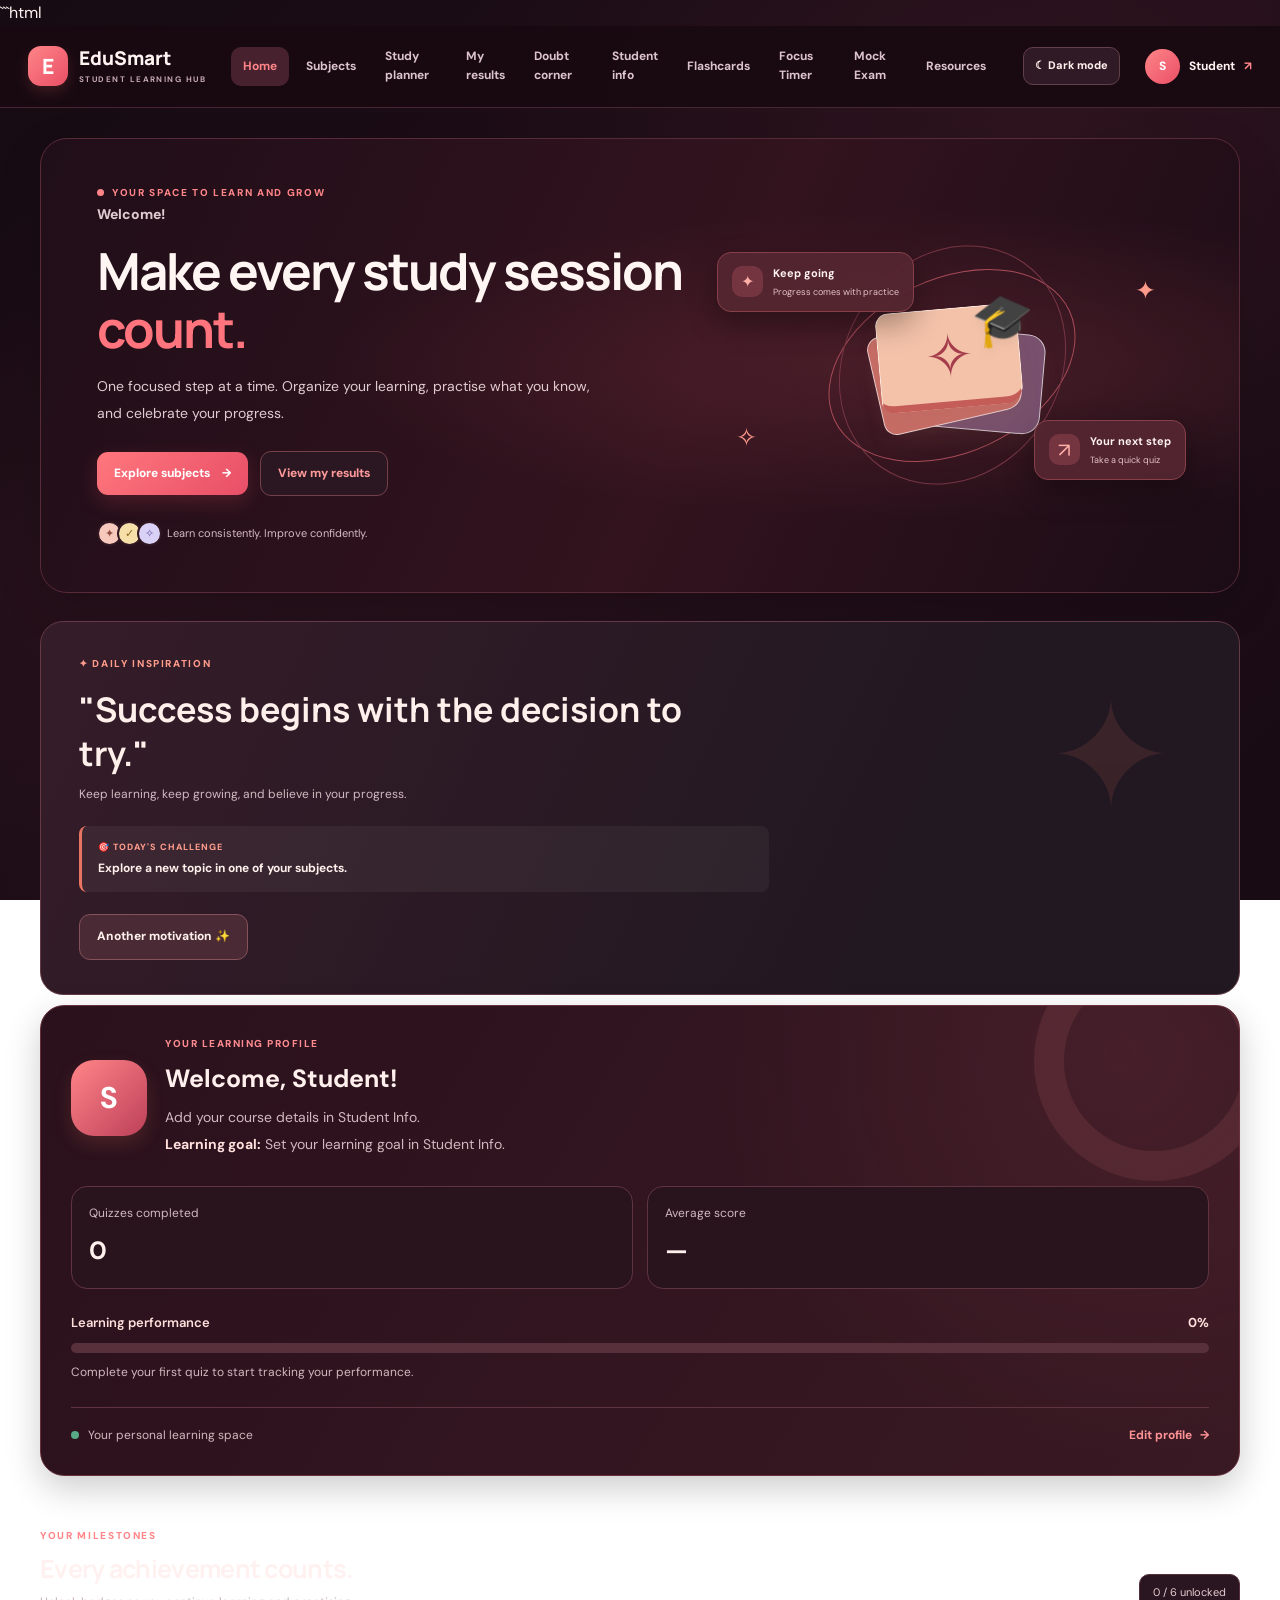
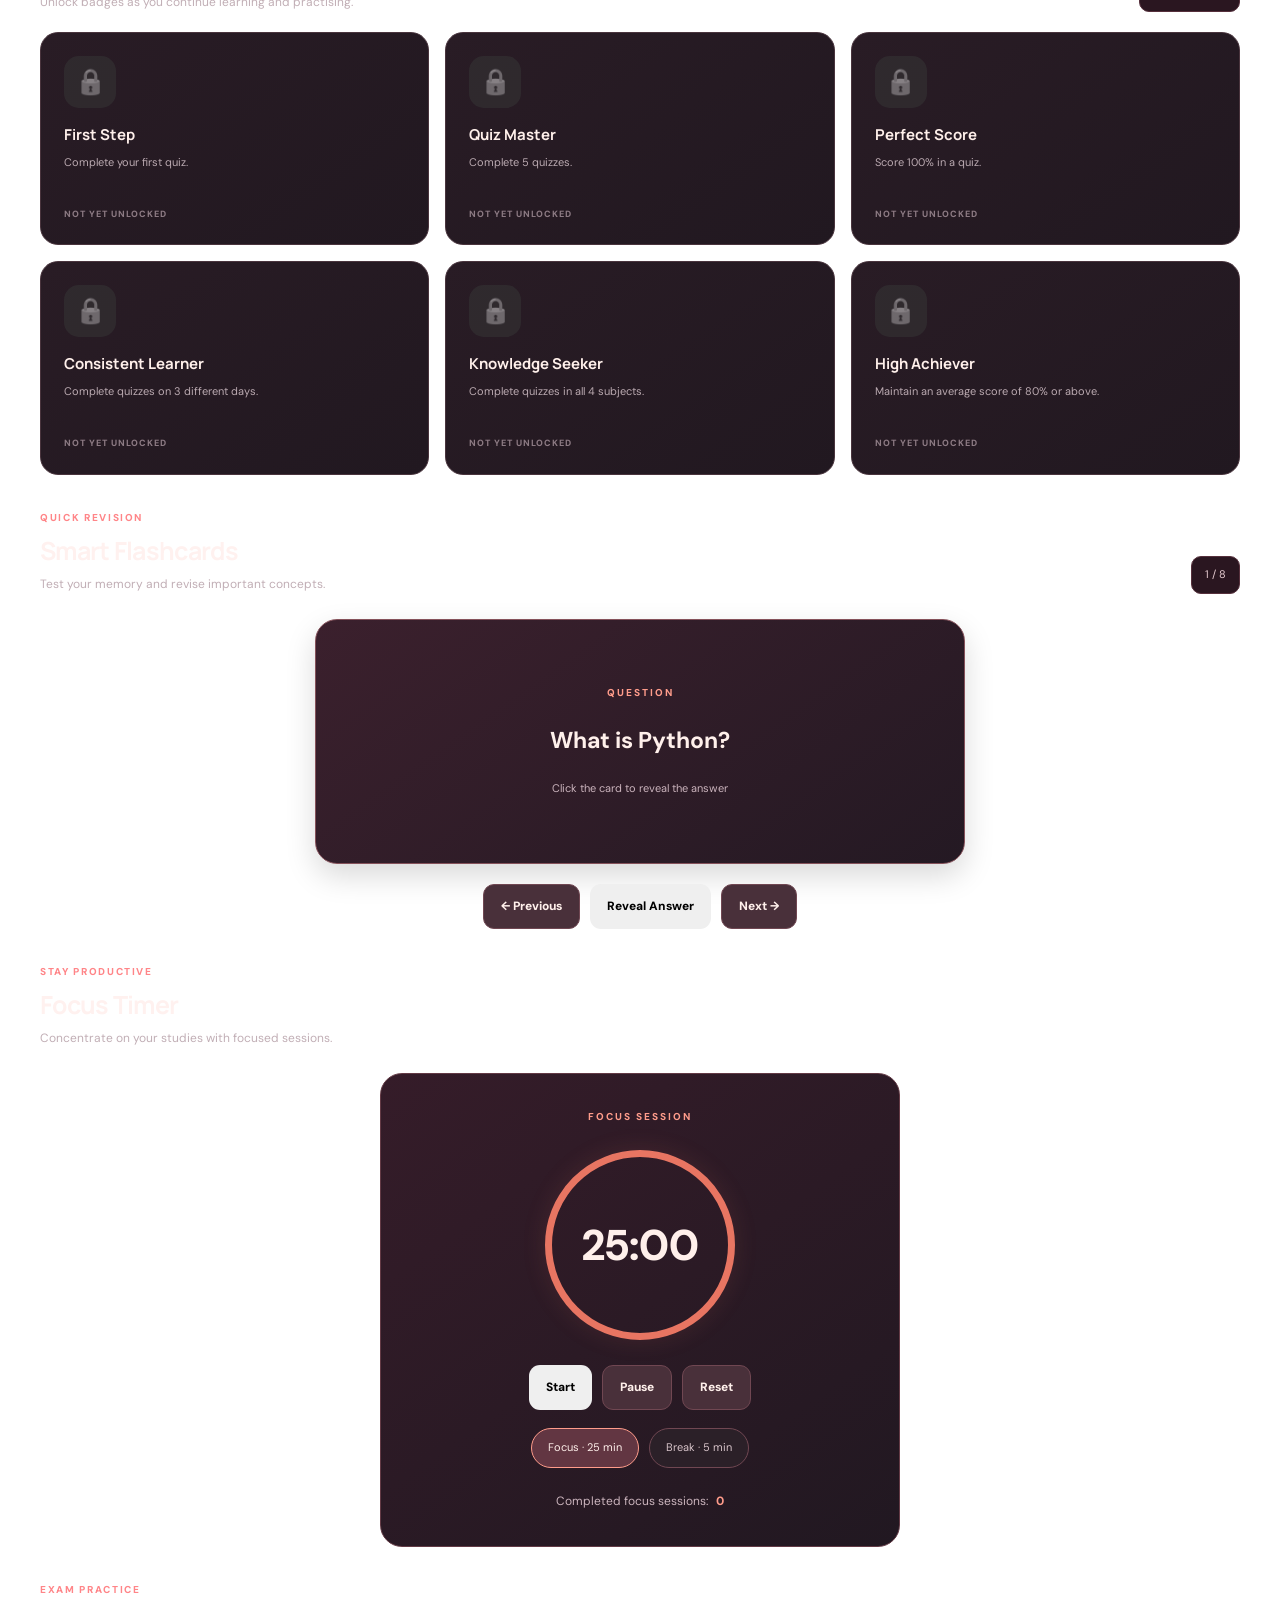
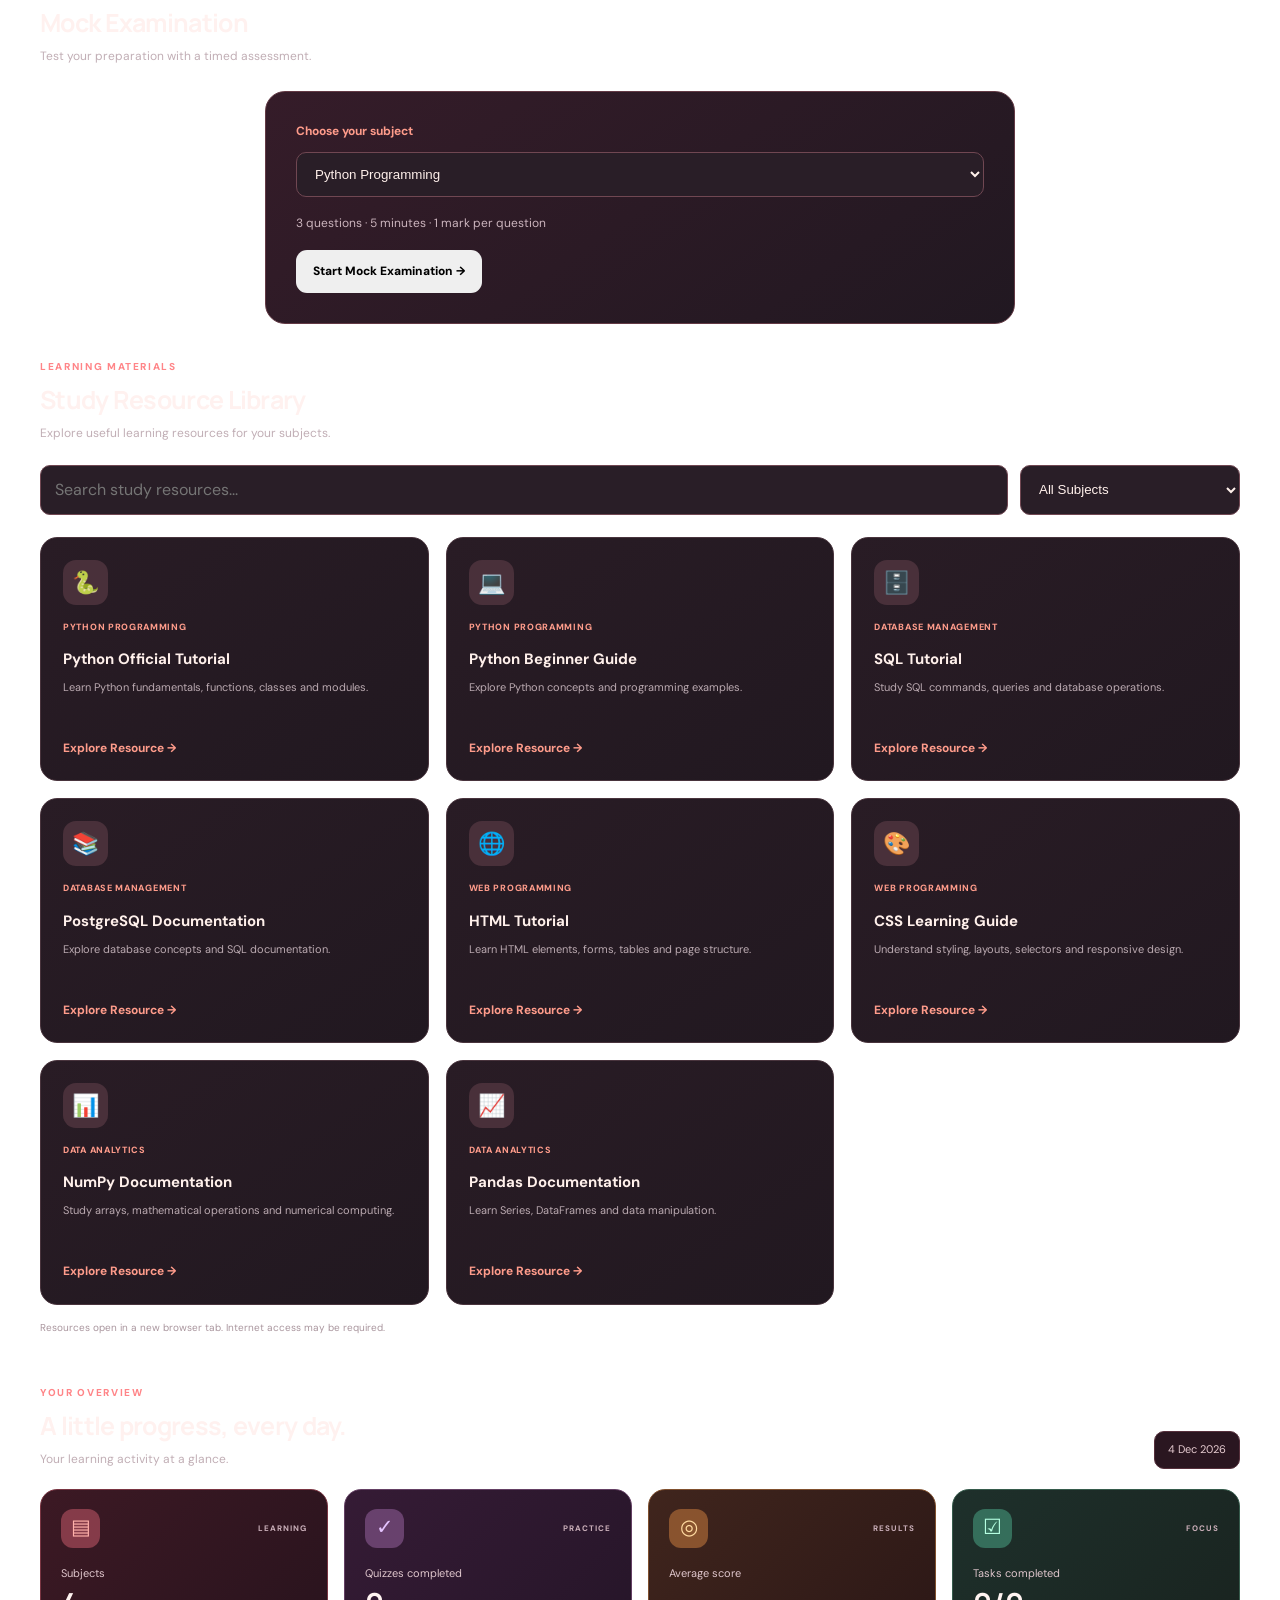
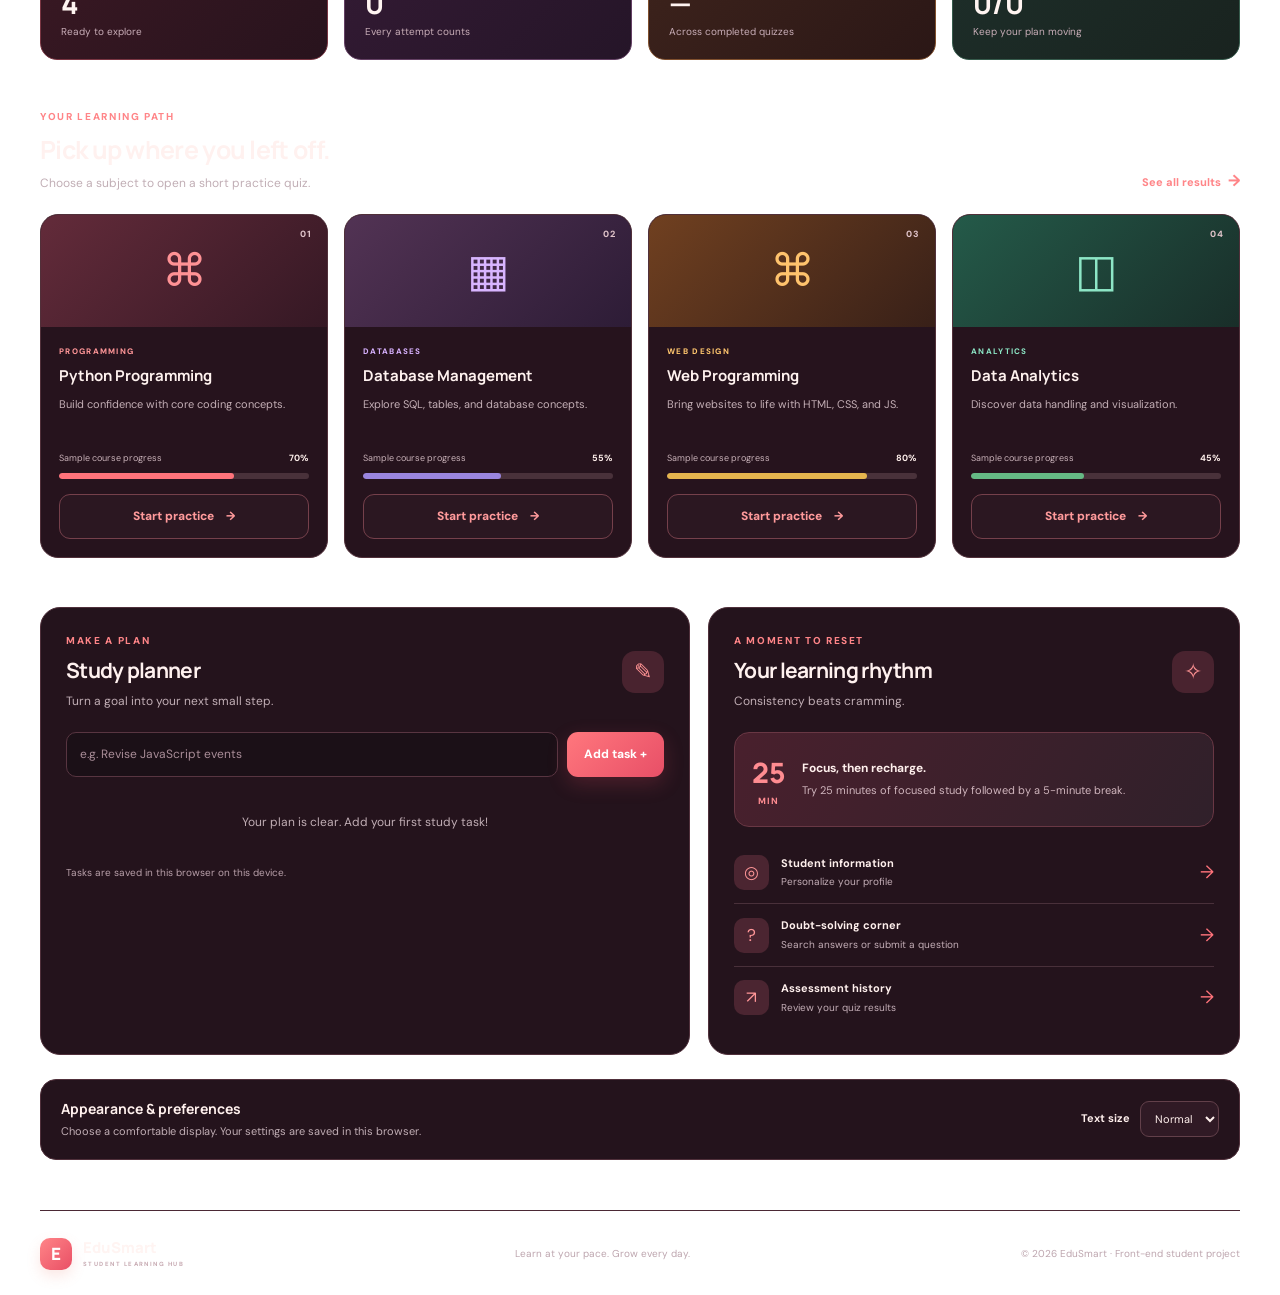
<file: EduSmart_Professional/index.html>
```html
<!DOCTYPE html>
<html lang="en">
<head>
  <meta charset="UTF-8">
  <meta name="viewport" content="width=device-width, initial-scale=1.0">
  <meta name="theme-color" content="#fff7f4">
  <title>EduSmart | Student Learning Hub</title>
  <link rel="stylesheet" href="style.css">
</head>
<body>

<header class="site-header">
  <a class="brand" href="index.html" aria-label="EduSmart home">
    <span class="brand-mark">E</span>
    <span>EduSmart<small>STUDENT LEARNING HUB</small></span>
  </a>

  <button class="menu-toggle" id="menuToggle"
    aria-label="Toggle navigation" aria-expanded="false">☰</button>

  <nav class="nav-links" id="navLinks">
    <a class="active" href="index.html">Home</a>
    <a href="#subjects">Subjects</a>
    <a href="#planner">Study planner</a>
    <a href="results.html">My results</a>
    <a href="doubt.html">Doubt corner</a>
    <a href="student.html">Student info</a>
    <a href="#flashcards">Flashcards</a>
    <a href="#focusTimer">Focus Timer</a>
    <a href="#mockExam">Mock Exam</a>
    <a href="#resources">Resources</a>
  </nav>
  

  <a class="header-profile" href="student.html">
    <span class="avatar" id="headerAvatar">S</span>
    <span id="headerStudentName">Student profile</span>
    <span class="chevron">↗</span>
  </a>
</header>

<main class="page-shell">

  <!-- HERO SECTION -->
  <section class="hero">
    <div class="hero-copy">
      <span class="eyebrow">
        <span class="eyebrow-dot"></span>
        YOUR SPACE TO LEARN AND GROW
      </span>

      <p id="personalGreeting" class="personal-greeting" aria-live="polite">
        Welcome!
      </p>

      <h1>Make every study session <span>count.</span></h1>

      <p>
        One focused step at a time. Organize your learning,
        practise what you know, and celebrate your progress.
      </p>

      <div class="hero-actions">
        <a class="btn btn-primary" href="#subjects">
          Explore subjects <span>→</span>
        </a>
        <a class="btn btn-quiet" href="results.html">View my results</a>
      </div>

      <div class="hero-proof">
        <span class="proof-avatars"><i>✦</i><i>✓</i><i>✧</i></span>
        <span>Learn consistently. Improve confidently.</span>
      </div>
    </div>

    <div class="hero-visual" aria-label="Illustration of books and a graduation cap">
      <div class="visual-orbit orbit-one"></div>
      <div class="visual-orbit orbit-two"></div>

      <div class="visual-card visual-card-top">
        <span class="mini-icon">✦</span>
        <span><b>Keep going</b><small>Progress comes with practice</small></span>
      </div>

      <div class="book-stack">
        <div class="book book-back"></div>
        <div class="book book-middle"></div>
        <div class="book book-front">✧</div>
        <div class="cap">🎓</div>
      </div>

      <div class="visual-card visual-card-bottom">
        <span class="streak-icon">↗</span>
        <span><b>Your next step</b><small>Take a quick quiz</small></span>
      </div>

      <span class="spark spark-a">✦</span>
      <span class="spark spark-b">✧</span>
    </div>
  </section>
  
<!-- DAILY LEARNING MOTIVATION -->
<section class="motivation-section">
  <div class="motivation-card">
    <div class="motivation-content">
      <span class="eyebrow">✦ DAILY INSPIRATION</span>

      <h2 id="dailyQuote">
        Small steps every day lead to big results.
      </h2>

      <p>Keep learning, keep growing, and believe in your progress.</p>

      <div class="daily-challenge">
        <span>🎯 TODAY'S CHALLENGE</span>
        <strong id="dailyChallenge">
          Complete one quiz and revise one topic.
        </strong>
      </div>

      <button class="btn motivation-button" id="newMotivation">
        Another motivation ✨
      </button>
    </div>

    <div class="motivation-decoration">✦</div>
  </div>
</section>


  <!-- LEARNER CARD: NEW SECTION -->
  <section class="learner-section" id="learnerCard">
    <div class="learner-card">

      <div class="learner-card-main">
        <div class="learner-avatar" id="learnerAvatar">S</div>

        <div class="learner-details">
          <span class="learner-label">YOUR LEARNING PROFILE</span>
          <h2 id="learnerName">Welcome, Student!</h2>
          <p id="learnerCourse">
            Add your course details to get started.
          </p>
          <p class="learner-goal">
            <strong>Learning goal:</strong>
            <span id="learnerGoal">Set your goal in Student Info.</span>
          </p>
        </div>
      </div>

      <div class="learner-card-stats">
        <div class="learner-mini-stat">
          <span>Quizzes completed</span>
          <strong id="learnerQuizzes">0</strong>
        </div>

        <div class="learner-mini-stat">
          <span>Average score</span>
          <strong id="learnerAverage">—</strong>
        </div>
      </div>

      <div class="learner-progress-area">
        <div class="learner-progress-heading">
          <span>Learning performance</span>
          <strong id="learnerProgressText">0%</strong>
        </div>

        <div class="learner-progress-track">
          <div id="learnerProgressBar" class="learner-progress-fill"></div>
        </div>

        <p id="learnerProgressMessage" aria-live="polite">
          Complete your first quiz to start tracking your performance.
        </p>
      </div>

      <div class="learner-card-footer">
        <span>
          <span class="learner-status-dot"></span>
          Your personal learning space
        </span>

        <a href="student.html" class="learner-profile-link">
          Edit profile <span>→</span>
        </a>
      </div>

    </div>
  </section>
  
<!-- ACHIEVEMENT AND BADGE SYSTEM -->
<section class="section-block achievement-section" id="achievements">
  <div class="section-heading">
    <div>
      <span class="eyebrow">YOUR MILESTONES</span>
      <h2>Every achievement counts.</h2>
      <p>Unlock badges as you continue learning and practising.</p>
    </div>
    <span class="date-chip" id="badgeCount">0 / 6 unlocked</span>
  </div>

  <div class="achievement-grid" id="achievementGrid"></div>
</section>

<!-- ===================================
     SMART FLASHCARDS
=================================== -->

<section class="section-block feature-section" id="flashcards">
  <div class="section-heading">
    <div>
      <span class="eyebrow">QUICK REVISION</span>
      <h2>Smart Flashcards</h2>
      <p>Test your memory and revise important concepts.</p>
    </div>
    <span class="date-chip" id="flashcardCounter">1 / 8</span>
  </div>

  <div class="flashcard-area">
    <button class="flashcard" id="flashcard" type="button"
      aria-label="Flashcard. Click to reveal the answer.">
      <span class="flashcard-label" id="flashcardLabel">QUESTION</span>
      <strong id="flashcardText">What is Python?</strong>
      <small>Click the card to reveal the answer</small>
    </button>

    <div class="flashcard-controls">
      <button class="btn secondary-btn" id="previousCard" type="button">← Previous</button>
      <button class="btn" id="flipCard" type="button">Reveal Answer</button>
      <button class="btn secondary-btn" id="nextCard" type="button">Next →</button>
    </div>
  </div>
</section>


<!-- ===================================
     FOCUS TIMER
=================================== -->

<section class="section-block feature-section" id="focusTimer">
  <div class="section-heading">
    <div>
      <span class="eyebrow">STAY PRODUCTIVE</span>
      <h2>Focus Timer</h2>
      <p>Concentrate on your studies with focused sessions.</p>
    </div>
  </div>

  <div class="focus-card">
    <span class="focus-label" id="timerMode">FOCUS SESSION</span>

    <div class="timer-circle">
      <span id="timerDisplay">25:00</span>
    </div>

    <div class="timer-controls">
      <button class="btn" id="startTimer" type="button">Start</button>
      <button class="btn secondary-btn" id="pauseTimer" type="button">Pause</button>
      <button class="btn secondary-btn" id="resetTimer" type="button">Reset</button>
    </div>

    <div class="timer-settings">
      <button class="timer-mode active" id="focusMode" type="button">
        Focus · 25 min
      </button>
      <button class="timer-mode" id="breakMode" type="button">
        Break · 5 min
      </button>
    </div>

    <p class="focus-stat">
      Completed focus sessions:
      <strong id="focusSessions">0</strong>
    </p>
  </div>
</section>


<!-- ===================================
     MOCK EXAMINATION
=================================== -->

<section class="section-block feature-section" id="mockExam">
  <div class="section-heading">
    <div>
      <span class="eyebrow">EXAM PRACTICE</span>
      <h2>Mock Examination</h2>
      <p>Test your preparation with a timed assessment.</p>
    </div>
  </div>

  <div class="mock-exam-card">
    <div id="examSetup">
      <label for="examSubject">Choose your subject</label>

      <select id="examSubject" class="feature-select">
        <option value="Python Programming">Python Programming</option>
        <option value="Database Management">Database Management</option>
        <option value="Web Programming">Web Programming</option>
        <option value="Data Analytics">Data Analytics</option>
      </select>

      <p class="exam-info">
        3 questions · 5 minutes · 1 mark per question
      </p>

      <button class="btn" id="startExam" type="button">
        Start Mock Examination →
      </button>
    </div>

    <div id="examArea" hidden>
      <div class="exam-top">
        <span id="examProgress">Question 1 of 3</span>
        <span class="exam-clock" id="examTimer">05:00</span>
      </div>

      <div class="exam-progress-track">
        <div id="examProgressBar"></div>
      </div>

      <h3 id="examQuestion">Question appears here</h3>

      <div id="examOptions" class="exam-options"></div>

      <div class="exam-navigation">
        <button class="btn secondary-btn" id="examPrevious" type="button">
          Previous
        </button>
        <button class="btn" id="examNext" type="button">
          Next →
        </button>
      </div>

      <button class="btn submit-exam" id="submitExam" type="button">
        Submit Examination
      </button>
    </div>

    <div id="examResult" hidden>
      <div class="exam-result-icon">🏆</div>
      <h3 id="examResultTitle">Examination Completed!</h3>
      <p id="examScore">Your score: 0%</p>
      <p id="examResultMessage"></p>
      <button class="btn" id="retakeExam" type="button">
        Try Again
      </button>
    </div>
  </div>
</section>


<!-- ===================================
     STUDY RESOURCE LIBRARY
=================================== -->

<section class="section-block feature-section" id="resources">
  <div class="section-heading">
    <div>
      <span class="eyebrow">LEARNING MATERIALS</span>
      <h2>Study Resource Library</h2>
      <p>Explore useful learning resources for your subjects.</p>
    </div>
  </div>

  <div class="resource-toolbar">
    <input type="search" id="resourceSearch"
      placeholder="Search study resources..."
      aria-label="Search study resources">

    <select id="resourceFilter" class="feature-select">
      <option value="All">All Subjects</option>
      <option value="Python Programming">Python Programming</option>
      <option value="Database Management">Database Management</option>
      <option value="Web Programming">Web Programming</option>
      <option value="Data Analytics">Data Analytics</option>
    </select>
  </div>

  <div class="resource-grid" id="resourceGrid"></div>

  <p class="resource-note">
    Resources open in a new browser tab. Internet access may be required.
  </p>
</section>

  <!-- DASHBOARD -->
  <section class="section-block" id="dashboard">
    <div class="section-heading">
      <div>
        <span class="eyebrow">YOUR OVERVIEW</span>
        <h2>A little progress, every day.</h2>
        <p>Your learning activity at a glance.</p>
      </div>
      <span class="date-chip" id="todayDate"></span>
    </div>

    <div class="stats-grid">
      <article class="stat-card stat-coral">
        <div class="stat-card-head">
          <span class="stat-icon">▤</span>
          <span class="stat-kicker">LEARNING</span>
        </div>
        <p>Subjects</p>
        <strong id="subjectCount">4</strong>
        <small>Ready to explore</small>
      </article>

      <article class="stat-card stat-lilac">
        <div class="stat-card-head">
          <span class="stat-icon">✓</span>
          <span class="stat-kicker">PRACTICE</span>
        </div>
        <p>Quizzes completed</p>
        <strong id="quizCount">0</strong>
        <small>Every attempt counts</small>
      </article>

      <article class="stat-card stat-amber">
        <div class="stat-card-head">
          <span class="stat-icon">◎</span>
          <span class="stat-kicker">RESULTS</span>
        </div>
        <p>Average score</p>
        <strong id="averageScore">—</strong>
        <small>Across completed quizzes</small>
      </article>

      <article class="stat-card stat-mint">
        <div class="stat-card-head">
          <span class="stat-icon">☑</span>
          <span class="stat-kicker">FOCUS</span>
        </div>
        <p>Tasks completed</p>
        <strong id="taskCount">0/0</strong>
        <small>Keep your plan moving</small>
      </article>
    </div>
  </section>

  <!-- SUBJECTS -->
  <section class="section-block" id="subjects">
    <div class="section-heading">
      <div>
        <span class="eyebrow">YOUR LEARNING PATH</span>
        <h2>Pick up where you left off.</h2>
        <p>Choose a subject to open a short practice quiz.</p>
      </div>
      <a class="inline-link" href="results.html">
        See all results <span>→</span>
      </a>
    </div>

    <div class="subject-grid">
      <article class="subject-card">
        <div class="subject-art art-coral"><span>⌘</span><i>01</i></div>
        <div class="subject-body">
          <span class="category category-coral">PROGRAMMING</span>
          <h3>Python Programming</h3>
          <p>Build confidence with core coding concepts.</p>
          <div class="subject-progress">
            <span>Sample course progress</span><b>70%</b>
          </div>
          <div class="progress-track"><span style="width:70%"></span></div>
          <button class="btn btn-outline quiz-button" data-subject="Python Programming">
            Start practice <span>→</span>
          </button>
        </div>
      </article>

      <article class="subject-card">
        <div class="subject-art art-lilac"><span>▦</span><i>02</i></div>
        <div class="subject-body">
          <span class="category category-lilac">DATABASES</span>
          <h3>Database Management</h3>
          <p>Explore SQL, tables, and database concepts.</p>
          <div class="subject-progress">
            <span>Sample course progress</span><b>55%</b>
          </div>
          <div class="progress-track"><span style="width:55%"></span></div>
          <button class="btn btn-outline quiz-button" data-subject="Database Management">
            Start practice <span>→</span>
          </button>
        </div>
      </article>

      <article class="subject-card">
        <div class="subject-art art-amber"><span>⌘</span><i>03</i></div>
        <div class="subject-body">
          <span class="category category-amber">WEB DESIGN</span>
          <h3>Web Programming</h3>
          <p>Bring websites to life with HTML, CSS, and JS.</p>
          <div class="subject-progress">
            <span>Sample course progress</span><b>80%</b>
          </div>
          <div class="progress-track"><span style="width:80%"></span></div>
          <button class="btn btn-outline quiz-button" data-subject="Web Programming">
            Start practice <span>→</span>
          </button>
        </div>
      </article>

      <article class="subject-card">
        <div class="subject-art art-mint"><span>◫</span><i>04</i></div>
        <div class="subject-body">
          <span class="category category-mint">ANALYTICS</span>
          <h3>Data Analytics</h3>
          <p>Discover data handling and visualization.</p>
          <div class="subject-progress">
            <span>Sample course progress</span><b>45%</b>
          </div>
          <div class="progress-track"><span style="width:45%"></span></div>
          <button class="btn btn-outline quiz-button" data-subject="Data Analytics">
            Start practice <span>→</span>
          </button>
        </div>
      </article>
    </div>
  </section>

  <!-- STUDY PLANNER AND LEARNING RHYTHM -->
  <section class="section-block lower-grid">
    <article class="surface-card" id="planner">
      <div class="panel-heading">
        <div>
          <span class="eyebrow">MAKE A PLAN</span>
          <h2>Study planner</h2>
          <p>Turn a goal into your next small step.</p>
        </div>
        <span class="panel-symbol">✎</span>
      </div>

      <form id="taskForm" class="task-form">
        <label class="sr-only" for="taskInput">New study task</label>
        <input id="taskInput" maxlength="100"
          placeholder="e.g. Revise JavaScript events" required>
        <button class="btn btn-primary" type="submit">Add task +</button>
      </form>

      <div id="taskList" class="task-list"></div>
      <p class="helper-text">Tasks are saved in this browser on this device.</p>
    </article>

    <article class="surface-card">
      <div class="panel-heading">
        <div>
          <span class="eyebrow">A MOMENT TO RESET</span>
          <h2>Your learning rhythm</h2>
          <p>Consistency beats cramming.</p>
        </div>
        <span class="panel-symbol">✧</span>
      </div>

      <div class="rhythm-card">
        <div class="rhythm-number">25<span>min</span></div>
        <div>
          <b>Focus, then recharge.</b>
          <p>Try 25 minutes of focused study followed by a 5-minute break.</p>
        </div>
      </div>

      <div class="quick-links">
        <a href="student.html">
          <span class="quick-link-icon">◎</span>
          <span><b>Student information</b><small>Personalize your profile</small></span>
          <span class="quick-arrow">→</span>
        </a>

        <a href="doubt.html">
          <span class="quick-link-icon">?</span>
          <span><b>Doubt-solving corner</b><small>Search answers or submit a question</small></span>
          <span class="quick-arrow">→</span>
        </a>

        <a href="results.html">
          <span class="quick-link-icon">↗</span>
          <span><b>Assessment history</b><small>Review your quiz results</small></span>
          <span class="quick-arrow">→</span>
        </a>
      </div>
    </article>
  </section>

  <!-- FOOTER -->
  <footer class="site-footer">
    <a class="brand footer-brand" href="index.html">
      <span class="brand-mark">E</span>
      <span>EduSmart<small>STUDENT LEARNING HUB</small></span>
    </a>
    <p>Learn at your pace. Grow every day.</p>
    <small>© <span id="year"></span> EduSmart · Front-end student project</small>
  </footer>

</main>

<!-- QUIZ MODAL -->
<div class="modal" id="quizModal" role="dialog" aria-modal="true"
  aria-labelledby="quizTitle" hidden>
  <div class="modal-card">
    <button class="modal-close" id="closeQuiz" aria-label="Close quiz">×</button>
    <span class="eyebrow">QUICK ASSESSMENT</span>
    <h2 id="quizTitle">Practice quiz</h2>
    <p id="quizSubject" class="modal-subtitle"></p>

    <div class="quiz-meta">
      <span id="questionCounter">Question 1 of 3</span>
      <span id="quizTimer">30 sec</span>
    </div>

    <div class="progress-track">
      <span id="quizProgress" style="width:0%"></span>
    </div>

    <h3 id="questionText" class="question-text"></h3>
    <div id="answerOptions" class="answer-options"></div>
    <p id="quizFeedback" class="quiz-feedback" aria-live="polite"></p>

    <button id="nextQuestion" class="btn btn-primary btn-full" disabled>
      Next question →
    </button>
    <button id="restartQuiz" class="btn btn-outline btn-full" hidden>
      Try again
    </button>
  </div>
</div>

<script src="preferences.js"></script>
<script src="script.js"></script>
<script src="learner-card.js"></script>

</body>
</html>
</file>
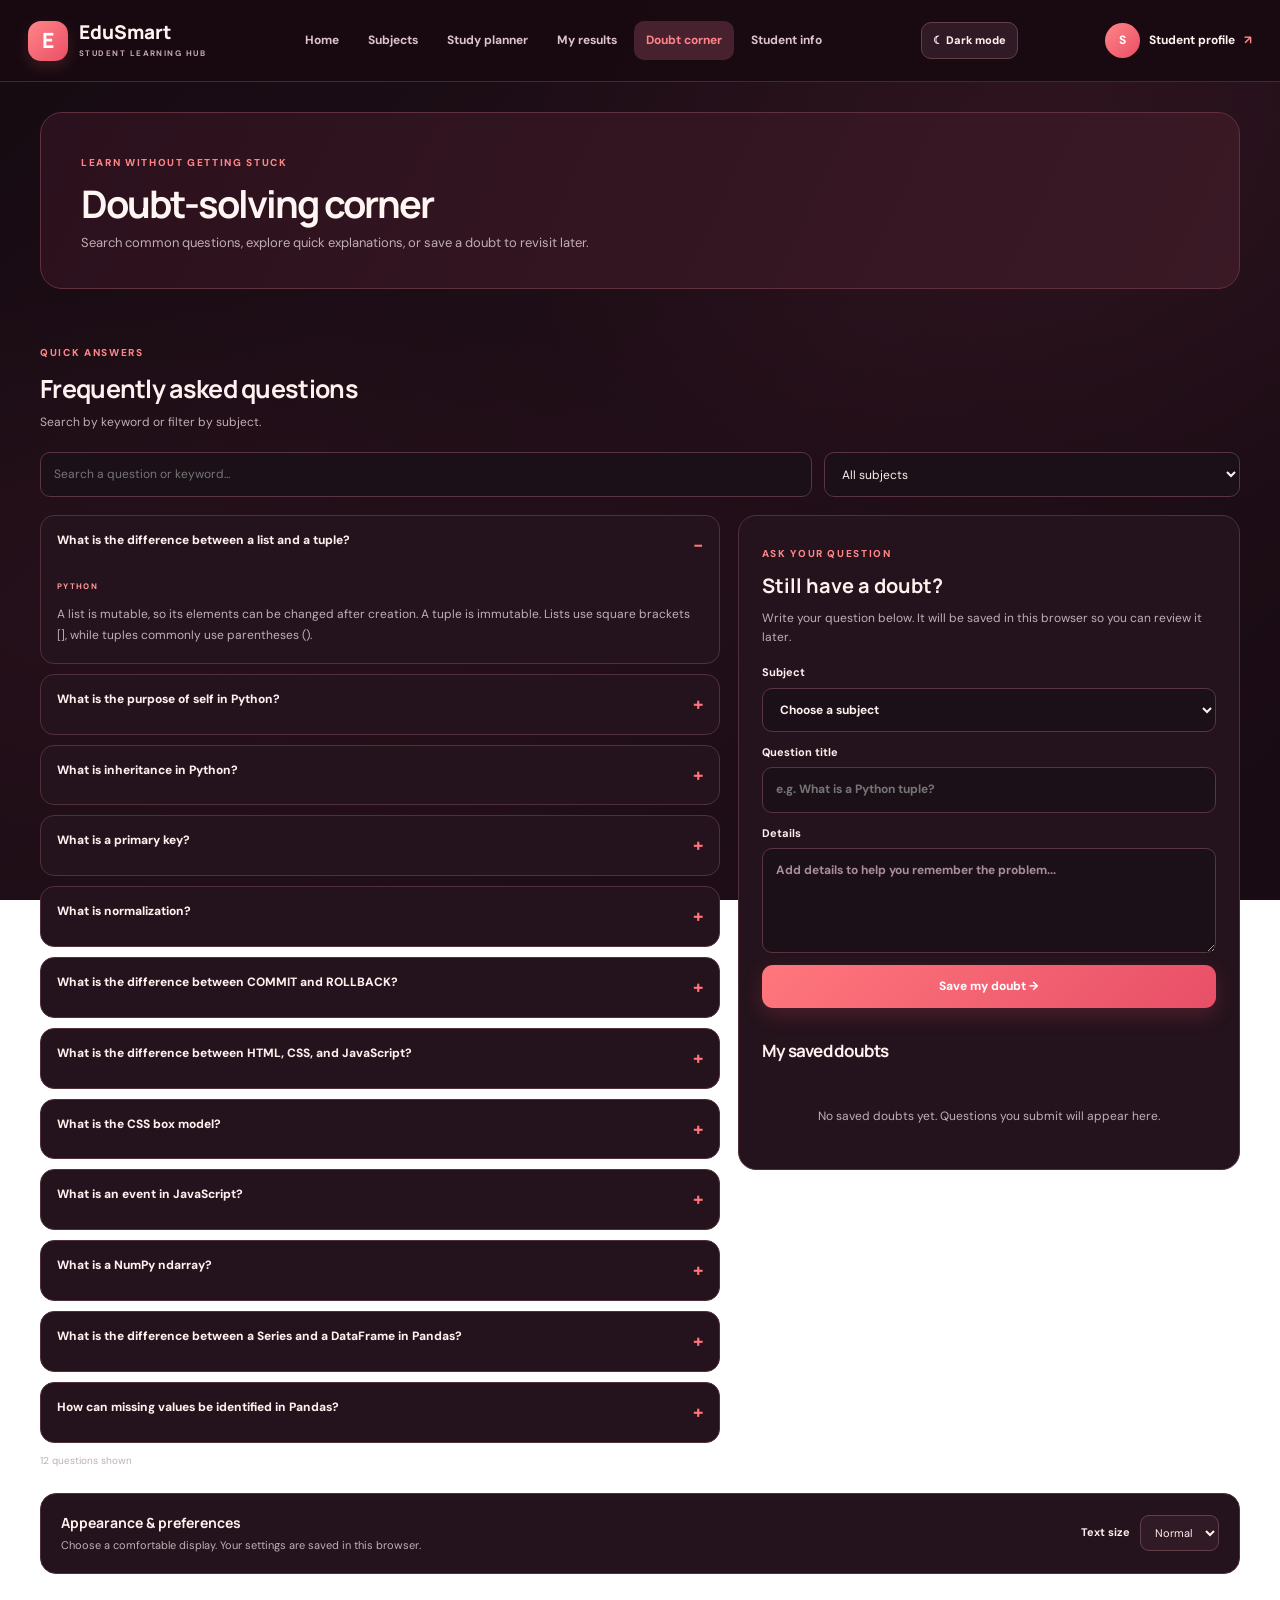
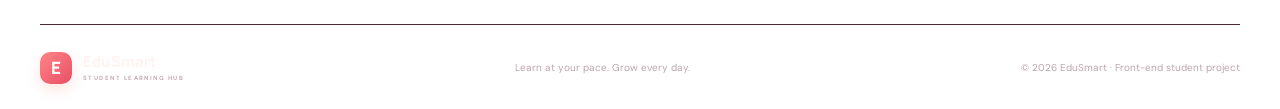
<file: EduSmart_Professional/doubt.html>
<!DOCTYPE html>
<html lang="en">
<head><meta charset="UTF-8"><meta name="viewport" content="width=device-width, initial-scale=1.0"><meta name="theme-color" content="#fff7f4"><title>Doubt Corner | EduSmart</title><link rel="stylesheet" href="style.css"></head>
<body>
<header class="site-header">
  <a class="brand" href="index.html"><span class="brand-mark">E</span><span>EduSmart<small>STUDENT LEARNING HUB</small></span></a>
  <button class="menu-toggle" id="menuToggle" aria-label="Toggle navigation" aria-expanded="false">☰</button>
  <nav class="nav-links" id="navLinks"><a href="index.html">Home</a><a href="index.html#subjects">Subjects</a><a href="index.html#planner">Study planner</a><a href="results.html">My results</a><a class="active" href="doubt.html">Doubt corner</a><a href="student.html">Student info</a></nav>
  <a class="header-profile" href="student.html"><span class="avatar" id="headerAvatar">S</span><span id="headerStudentName">Student profile</span><span class="chevron">↗</span></a>
</header>
<main class="page-shell">
  <section class="page-hero"><span class="eyebrow">LEARN WITHOUT GETTING STUCK</span><h1>Doubt-solving corner</h1><p>Search common questions, explore quick explanations, or save a doubt to revisit later.</p></section>
  <section class="section-block">
    <div class="section-heading"><div><span class="eyebrow">QUICK ANSWERS</span><h2>Frequently asked questions</h2><p>Search by keyword or filter by subject.</p></div></div>
    <div class="doubt-tools"><input id="faqSearch" type="search" placeholder="Search a question or keyword..." aria-label="Search questions"><select id="faqCategory" aria-label="Filter by subject"><option value="all">All subjects</option><option>Python</option><option>DBMS</option><option>Web Programming</option><option>Data Analytics</option></select></div>
    <div class="doubt-layout">
      <section><div class="faq-list" id="faqList" aria-live="polite"></div><p class="doubt-count" id="faqCount"></p></section>
      <aside class="doubt-card">
        <span class="eyebrow">ASK YOUR QUESTION</span><h2>Still have a doubt?</h2><p>Write your question below. It will be saved in this browser so you can review it later.</p>
        <div class="doubt-notice" id="doubtNotice" role="status" hidden></div>
        <form id="doubtForm" class="doubt-form">
          <label for="doubtSubject">Subject<select id="doubtSubject" required><option value="">Choose a subject</option><option>Python</option><option>DBMS</option><option>Web Programming</option><option>Data Analytics</option><option>Other</option></select></label>
          <label for="doubtTitle">Question title<input id="doubtTitle" maxlength="100" required placeholder="e.g. What is a Python tuple?"></label>
          <label for="doubtDetails">Details<textarea id="doubtDetails" maxlength="1000" placeholder="Add details to help you remember the problem..."></textarea></label>
          <button class="btn btn-primary" type="submit">Save my doubt →</button>
        </form>
        <div class="panel-heading" style="margin-top:24px;margin-bottom:8px"><div><h2 style="font-size:17px">My saved doubts</h2></div></div>
        <div id="savedDoubts" class="doubt-list"></div>
      </aside>
    </div>
  </section>
  <footer class="site-footer"><a class="brand footer-brand" href="index.html"><span class="brand-mark">E</span><span>EduSmart<small>STUDENT LEARNING HUB</small></span></a><p>Learn at your pace. Grow every day.</p><small>© <span id="year"></span> EduSmart · Front-end student project</small></footer>
</main>
<script src="preferences.js"></script><script src="doubt.js"></script>
</body></html>
</file>
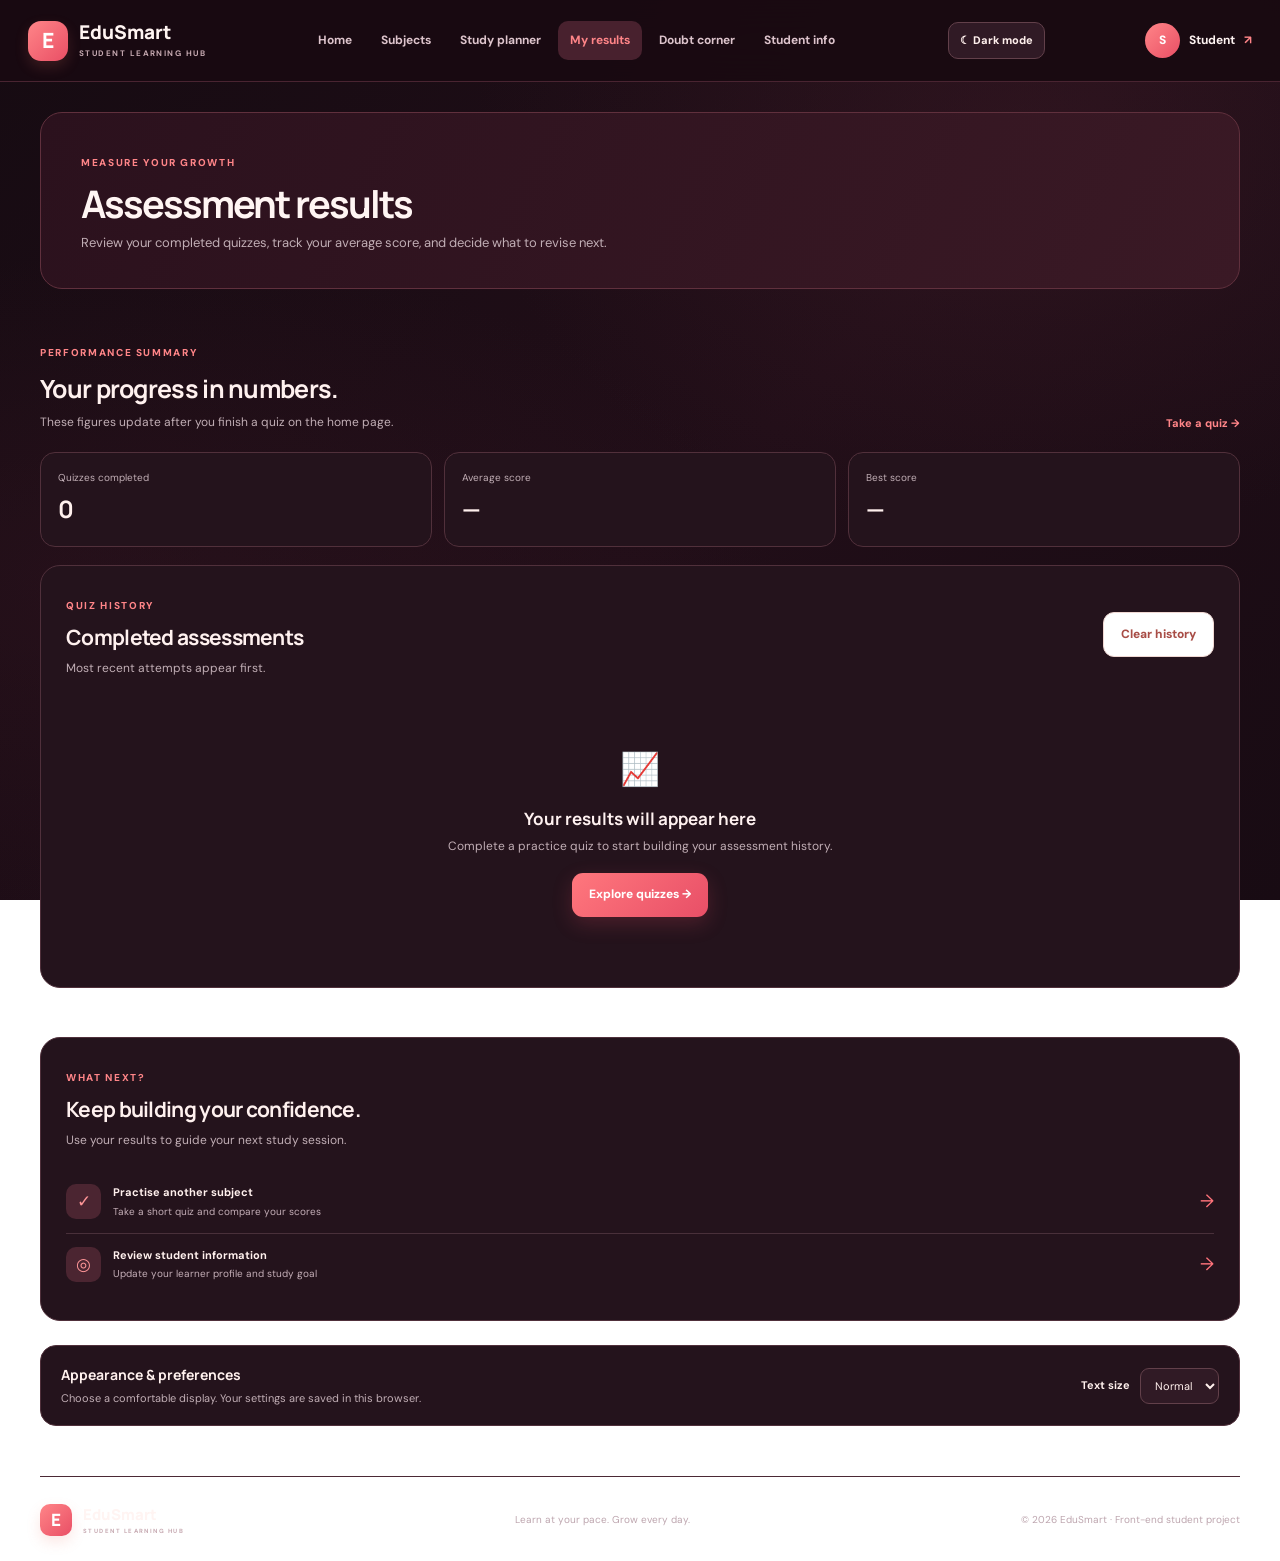
<file: EduSmart_Professional/results.html>
<!DOCTYPE html>
<html lang="en">
<head><meta charset="UTF-8"><meta name="viewport" content="width=device-width,initial-scale=1.0"><meta name="theme-color" content="#fff7f4"><title>My Results | EduSmart</title><link rel="stylesheet" href="style.css"></head>
<body>
<header class="site-header">
  <a class="brand" href="index.html"><span class="brand-mark">E</span><span>EduSmart<small>STUDENT LEARNING HUB</small></span></a>
  <button class="menu-toggle" id="menuToggle" aria-label="Toggle navigation" aria-expanded="false">☰</button>
  <nav class="nav-links" id="navLinks"><a href="index.html">Home</a><a href="index.html#subjects">Subjects</a><a href="index.html#planner">Study planner</a><a class="active" href="results.html">My results</a><a href="doubt.html">Doubt corner</a><a href="student.html">Student info</a></nav>
  <a class="header-profile" href="student.html"><span class="avatar" id="headerAvatar">S</span><span id="headerStudentName">Student profile</span><span class="chevron">↗</span></a>
</header>
<main class="page-shell">
  <section class="page-hero"><span class="eyebrow">MEASURE YOUR GROWTH</span><h1>Assessment results</h1><p>Review your completed quizzes, track your average score, and decide what to revise next.</p></section>
  <section class="section-block">
    <div class="section-heading"><div><span class="eyebrow">PERFORMANCE SUMMARY</span><h2>Your progress in numbers.</h2><p>These figures update after you finish a quiz on the home page.</p></div><a class="inline-link" href="index.html#subjects">Take a quiz →</a></div>
    <div class="results-summary"><article class="summary-tile"><span>Quizzes completed</span><strong id="resultTotal">0</strong></article><article class="summary-tile"><span>Average score</span><strong id="resultAverage">—</strong></article><article class="summary-tile"><span>Best score</span><strong id="resultBest">—</strong></article></div>
    <div class="surface-card">
      <div class="panel-heading"><div><span class="eyebrow">QUIZ HISTORY</span><h2>Completed assessments</h2><p>Most recent attempts appear first.</p></div><button class="btn danger-button" id="clearResults" type="button">Clear history</button></div>
      <div id="resultsContent"></div>
    </div>
  </section>
  <section class="section-block surface-card">
    <div class="panel-heading"><div><span class="eyebrow">WHAT NEXT?</span><h2>Keep building your confidence.</h2><p>Use your results to guide your next study session.</p></div></div>
    <div class="quick-links"><a href="index.html#subjects"><span class="quick-link-icon">✓</span><span><b>Practise another subject</b><small>Take a short quiz and compare your scores</small></span><span class="quick-arrow">→</span></a><a href="student.html"><span class="quick-link-icon">◎</span><span><b>Review student information</b><small>Update your learner profile and study goal</small></span><span class="quick-arrow">→</span></a></div>
  </section>
  <footer class="site-footer"><a class="brand footer-brand" href="index.html"><span class="brand-mark">E</span><span>EduSmart<small>STUDENT LEARNING HUB</small></span></a><p>Learn at your pace. Grow every day.</p><small>© <span id="year"></span> EduSmart · Front-end student project</small></footer>
</main>
<script src="preferences.js"></script>
<script src="results.js"></script>
</body></html>
</file>
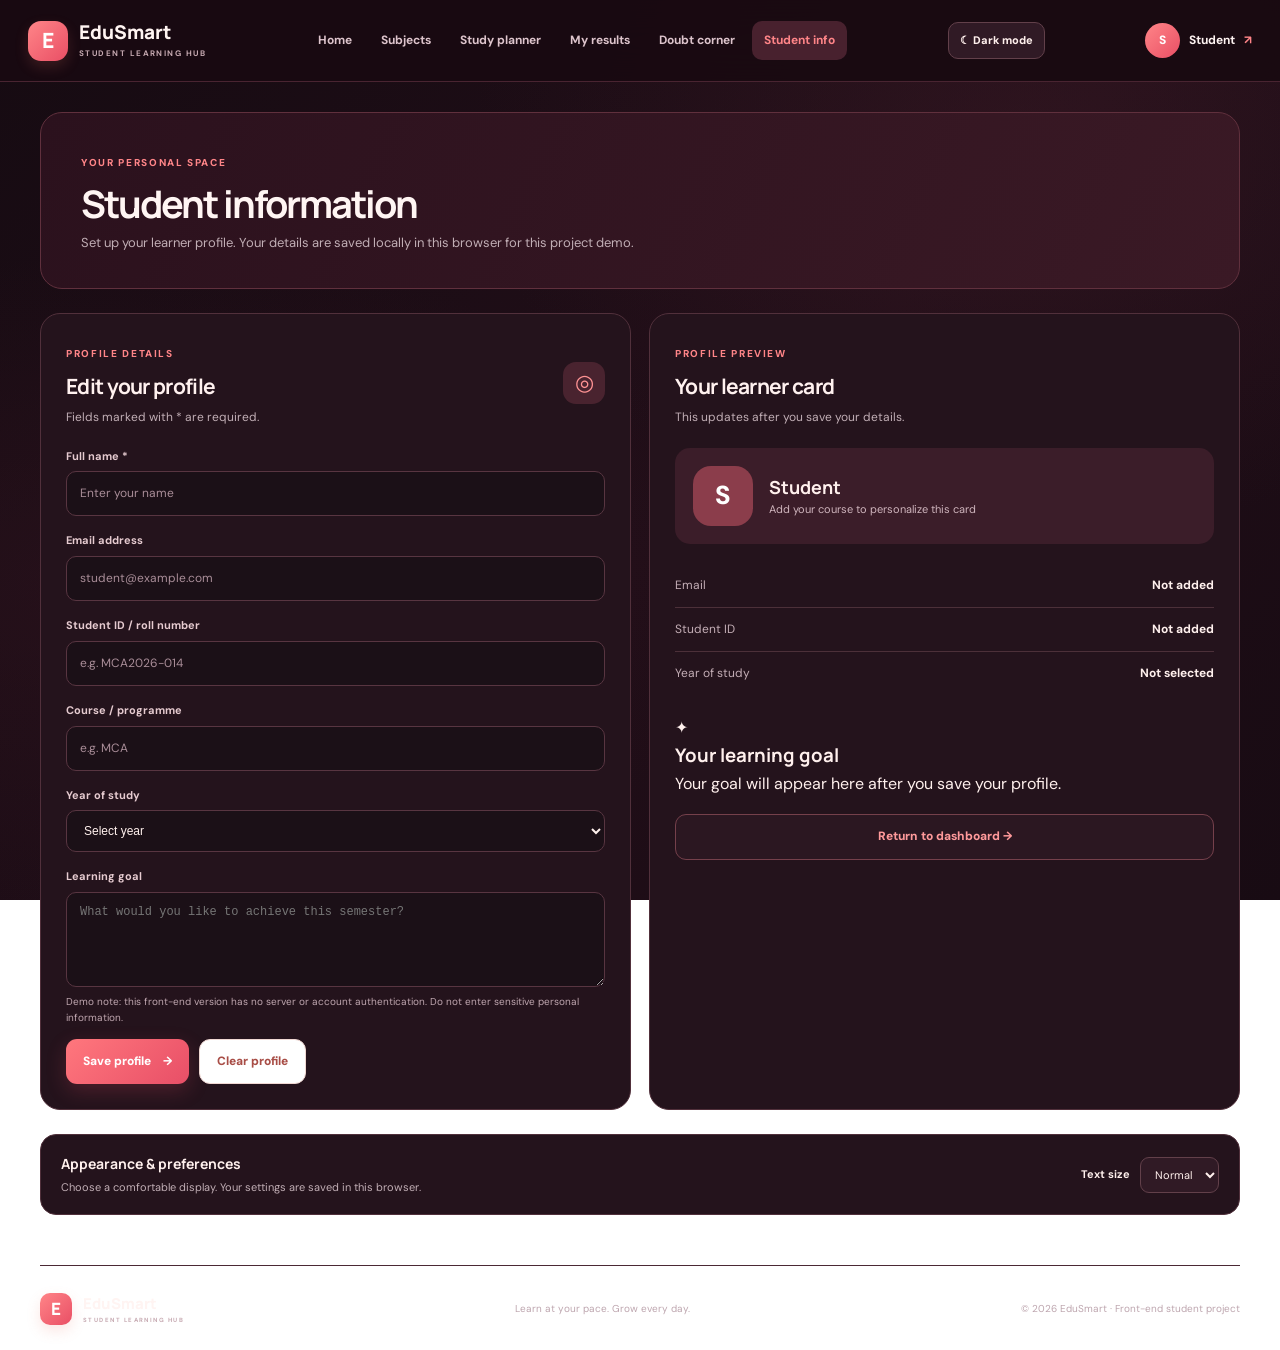
<file: EduSmart_Professional/student.html>
<!DOCTYPE html>
<html lang="en">
<head><meta charset="UTF-8"><meta name="viewport" content="width=device-width,initial-scale=1.0"><meta name="theme-color" content="#fff7f4"><title>Student Information | EduSmart</title><link rel="stylesheet" href="style.css"></head>
<body>
<header class="site-header">
  <a class="brand" href="index.html"><span class="brand-mark">E</span><span>EduSmart<small>STUDENT LEARNING HUB</small></span></a>
  <button class="menu-toggle" id="menuToggle" aria-label="Toggle navigation" aria-expanded="false">☰</button>
  <nav class="nav-links" id="navLinks"><a href="index.html">Home</a><a href="index.html#subjects">Subjects</a><a href="index.html#planner">Study planner</a><a href="results.html">My results</a><a href="doubt.html">Doubt corner</a><a class="active" href="student.html">Student info</a></nav>
  <a class="header-profile" href="student.html"><span class="avatar" id="headerAvatar">S</span><span id="headerStudentName">Student profile</span><span class="chevron">↗</span></a>
</header>
<main class="page-shell">
  <section class="page-hero"><span class="eyebrow">YOUR PERSONAL SPACE</span><h1>Student information</h1><p>Set up your learner profile. Your details are saved locally in this browser for this project demo.</p></section>
  <div class="content-grid">
    <section class="surface-card">
      <div class="panel-heading"><div><span class="eyebrow">PROFILE DETAILS</span><h2>Edit your profile</h2><p>Fields marked with * are required.</p></div><span class="panel-symbol">◎</span></div>
      <div id="saveNotice" class="notice" role="status" hidden>Profile saved successfully.</div>
      <form id="studentForm">
        <div class="field"><label for="fullName">Full name *</label><input id="fullName" name="name" maxlength="80" autocomplete="name" required placeholder="Enter your name"></div>
        <div class="field"><label for="studentEmail">Email address</label><input id="studentEmail" name="email" type="email" maxlength="120" autocomplete="email" placeholder="student@example.com"></div>
        <div class="field"><label for="studentId">Student ID / roll number</label><input id="studentId" name="studentId" maxlength="40" placeholder="e.g. MCA2026-014"></div>
        <div class="field"><label for="course">Course / programme</label><input id="course" name="course" maxlength="80" placeholder="e.g. MCA"></div>
        <div class="field"><label for="yearOfStudy">Year of study</label><select id="yearOfStudy" name="year"><option value="">Select year</option><option>First year</option><option>Second year</option><option>Third year</option><option>Fourth year</option><option>Other</option></select></div>
        <div class="field"><label for="learningGoal">Learning goal</label><textarea id="learningGoal" name="goal" maxlength="300" placeholder="What would you like to achieve this semester?"></textarea></div>
        <p class="field-help">Demo note: this front-end version has no server or account authentication. Do not enter sensitive personal information.</p>
        <div class="form-actions"><button class="btn btn-primary" type="submit">Save profile <span>→</span></button><button class="btn danger-button" type="button" id="clearProfile">Clear profile</button></div>
      </form>
    </section>
    <aside class="surface-card">
      <div class="panel-heading"><div><span class="eyebrow">PROFILE PREVIEW</span><h2>Your learner card</h2><p>This updates after you save your details.</p></div></div>
      <div class="profile-summary"><div class="profile-large" id="previewInitial">S</div><div><h3 id="previewName">Student</h3><p id="previewCourse">Add your course to personalize this card</p></div></div>
      <div class="detail-list">
        <div class="detail-row"><span>Email</span><strong id="previewEmail">Not added</strong></div>
        <div class="detail-row"><span>Student ID</span><strong id="previewId">Not added</strong></div>
        <div class="detail-row"><span>Year of study</span><strong id="previewYear">Not selected</strong></div>
      </div>
      <div class="tip-card" style="margin-top:20px"><span class="tip-icon">✦</span><div><h3>Your learning goal</h3><p id="previewGoal">Your goal will appear here after you save your profile.</p></div></div>
      <a class="btn btn-outline btn-full" style="margin-top:18px" href="index.html">Return to dashboard →</a>
    </aside>
  </div>
  <footer class="site-footer"><a class="brand footer-brand" href="index.html"><span class="brand-mark">E</span><span>EduSmart<small>STUDENT LEARNING HUB</small></span></a><p>Learn at your pace. Grow every day.</p><small>© <span id="year"></span> EduSmart · Front-end student project</small></footer>
</main>
<script src="preferences.js"></script>
<script src="student.js"></script>
</body></html>
</file>
<file: EduSmart_Professional/style.css>
@import url('https://fonts.googleapis.com/css2?family=DM+Sans:wght@400;500;600;700&family=Manrope:wght@400;500;600;700;800&display=swap');

:root{--ink:#272b36;--muted:#777d89;--coral:#e87562;--coral-dark:#c95d4d;--coral-soft:#fff0ec;--line:#eee7e3;--paper:#fffdfc;--bg:#faf8f6;--radius:20px;--shadow:0 12px 35px rgba(55,39,32,.045)}
*{box-sizing:border-box;margin:0;padding:0}
html{scroll-behavior:smooth;scroll-padding-top:100px}
body{font-family:"DM Sans",Arial,sans-serif;color:var(--ink);background:var(--bg);line-height:1.6}
a{color:inherit;text-decoration:none}button,input{font:inherit}button{cursor:pointer}button:focus-visible,a:focus-visible,input:focus-visible{outline:3px solid #e8756270;outline-offset:3px}
.site-header{height:82px;position:sticky;top:0;z-index:20;display:flex;align-items:center;justify-content:space-between;gap:25px;padding:0 max(28px,calc((100% - 1240px)/2));background:#fffdfcf2;border-bottom:1px solid #eee7e3;backdrop-filter:blur(14px)}
.brand{display:flex;align-items:center;gap:11px;font-family:Manrope,sans-serif;font-size:19px;font-weight:800;line-height:1.15;white-space:nowrap}.brand>span:last-child{display:flex;flex-direction:column}.brand small{font-family:"DM Sans",sans-serif;font-size:8px;letter-spacing:1.45px;color:#969099;font-weight:700;margin-top:5px}.brand-mark{width:40px;height:40px;display:grid;place-items:center;border-radius:13px;background:var(--coral);color:#fff;font-size:21px;box-shadow:0 6px 14px #e875622c}
.nav-links{display:flex;align-items:center;gap:5px}.nav-links a{font-size:12px;font-weight:700;color:#73737e;padding:10px 12px;border-radius:10px;transition:.2s}.nav-links a:hover,.nav-links a.active{color:var(--coral-dark);background:var(--coral-soft)}
.header-profile{display:flex;align-items:center;gap:9px;font-size:12px;font-weight:700;white-space:nowrap}.avatar{width:35px;height:35px;border-radius:50%;display:grid;place-items:center;background:#ffe1d8;color:#a64f42;font-weight:800}.chevron{color:var(--coral)}
.menu-toggle{display:none;border:0;background:var(--coral-soft);color:var(--coral-dark);padding:8px 11px;border-radius:10px;font-size:21px}
.page-shell{width:min(1200px,calc(100% - 48px));margin:auto}
.hero{margin-top:30px;min-height:345px;border:1px solid #f1e5e0;border-radius:27px;background:linear-gradient(115deg,#fff0eb 0%,#fff6f0 51%,#f9eff1 100%);display:grid;grid-template-columns:1.15fr .85fr;align-items:center;overflow:hidden;padding:46px 56px;position:relative}
.hero-copy{max-width:620px;position:relative;z-index:2}.eyebrow{font-size:10px;letter-spacing:1.65px;font-weight:800;color:var(--coral-dark);display:inline-flex;align-items:center;gap:8px}.eyebrow-dot{width:7px;height:7px;border-radius:50%;background:var(--coral)}
.hero h1,.page-hero h1{font-family:Manrope,sans-serif;font-size:clamp(34px,4vw,52px);line-height:1.13;letter-spacing:-2px;margin:15px 0}.hero h1 span{color:var(--coral-dark)}.hero-copy>p{max-width:515px;color:#77717a;font-size:14px;line-height:1.9}.hero-actions{display:flex;align-items:center;gap:12px;margin-top:25px;flex-wrap:wrap}.btn{border:0;border-radius:11px;padding:12px 17px;display:inline-flex;align-items:center;justify-content:center;gap:12px;font-size:12px;font-weight:800;transition:transform .2s,box-shadow .2s,background .2s}.btn:hover{transform:translateY(-2px)}.btn-primary{color:#fff;background:var(--coral);box-shadow:0 7px 17px #e875622b}.btn-primary:hover{background:var(--coral-dark);box-shadow:0 10px 22px #e8756238}.btn-quiet{color:#625d64;background:#ffffffa8;border:1px solid #f0e2dc}.btn-outline{width:100%;background:#fff;color:var(--coral-dark);border:1px solid #f0d8d0}.btn-outline:hover{background:var(--coral-soft)}.hero-proof{display:flex;align-items:center;gap:10px;margin-top:25px;font-size:11px;color:#89818a}.proof-avatars{display:flex}.proof-avatars i{font-style:normal;display:grid;place-items:center;width:25px;height:25px;border:2px solid #fff0eb;border-radius:50%;margin-right:-5px;background:#f7c9bc;color:#8f4d42;font-size:11px}.proof-avatars i:nth-child(2){background:#f7dfaa;color:#89641c}.proof-avatars i:nth-child(3){background:#d9d1f6;color:#62539c}
.hero-visual{min-height:245px;position:relative;display:grid;place-items:center}.visual-orbit{position:absolute;border:1px solid #edc9bf;border-radius:50%;transform:rotate(-25deg)}.orbit-one{width:260px;height:175px}.orbit-two{width:215px;height:250px;transform:rotate(35deg);border-color:#f1dcd5}.book-stack{width:180px;height:160px;position:relative;display:grid;place-items:center;transform:rotate(-7deg)}.book{position:absolute;width:142px;height:100px;border-radius:13px 18px 18px 13px;box-shadow:0 13px 20px #8f5d4c16;border:1px solid #ffffffa8}.book-back{background:#d6c8f1;transform:translate(18px,17px) rotate(12deg)}.book-middle{background:#f5bdad;transform:translate(-8px,7px) rotate(-6deg)}.book-front{background:#fffdf9;display:grid;place-items:center;color:var(--coral);font-size:60px;transform:translate(-2px,-7px) rotate(2deg);border-bottom:7px solid #e9a092}.cap{position:absolute;right:3px;top:1px;font-size:50px;filter:drop-shadow(0 6px 4px #664f4b15)}.visual-card{position:absolute;z-index:2;display:flex;align-items:center;gap:10px;background:#fffdfcf2;padding:12px 14px;border:1px solid #f0e4df;border-radius:14px;box-shadow:0 10px 28px #4c30210d}.visual-card b,.visual-card small{display:block}.visual-card b{font-size:11px}.visual-card small{font-size:9px;color:#928a91;margin-top:2px}.visual-card-top{top:9px;left:-4px}.visual-card-bottom{bottom:8px;right:-3px}.mini-icon,.streak-icon{display:grid;place-items:center;width:31px;height:31px;border-radius:10px;background:#fff0ec;color:var(--coral-dark)}.streak-icon{background:#e8f5eb;color:#39865a;font-size:20px}.spark{position:absolute;color:var(--coral);font-size:25px}.spark-a{top:28px;right:27px}.spark-b{bottom:30px;left:15px;color:#b6a2e8}
.section-block{margin-top:49px}.section-heading{display:flex;justify-content:space-between;align-items:flex-end;gap:20px;margin-bottom:20px}.section-heading h2,.panel-heading h2{font-family:Manrope,sans-serif;font-size:25px;letter-spacing:-.7px;margin-top:5px}.section-heading p,.panel-heading p{font-size:12px;color:var(--muted);margin-top:4px}.date-chip{padding:9px 13px;background:#fff;border:1px solid var(--line);border-radius:10px;color:#77717a;font-size:11px;white-space:nowrap}
.stats-grid{display:grid;grid-template-columns:repeat(4,minmax(0,1fr));gap:16px}.stat-card{padding:19px 20px;border:1px solid #f0e9e5;border-radius:17px;background:#fff;min-width:0;transition:transform .2s,box-shadow .2s}.stat-card:hover,.subject-card:hover{transform:translateY(-3px);box-shadow:var(--shadow)}.stat-card-head{display:flex;align-items:center;justify-content:space-between;margin-bottom:17px}.stat-icon{width:39px;height:39px;border-radius:12px;display:grid;place-items:center;font-size:21px}.stat-kicker{font-size:8px;letter-spacing:1px;font-weight:800;color:#8d8790}.stat-card p{font-size:11px;color:#777580}.stat-card strong{font-family:Manrope,sans-serif;font-size:29px;display:block;line-height:1.45}.stat-card small{font-size:10px;color:#9a949b}.stat-coral{background:#fff7f4}.stat-coral .stat-icon{background:#ffe2d9;color:#b85243}.stat-lilac{background:#f8f5ff}.stat-lilac .stat-icon{background:#e9e0ff;color:#7963b6}.stat-amber{background:#fffaed}.stat-amber .stat-icon{background:#ffedc3;color:#a87a25}.stat-mint{background:#f0faf4}.stat-mint .stat-icon{background:#d8f0e1;color:#3c8a5c}
.subject-grid{display:grid;grid-template-columns:repeat(4,minmax(0,1fr));gap:16px}.subject-card{background:#fff;border:1px solid #efe8e4;border-radius:18px;overflow:hidden;transition:transform .2s,box-shadow .2s;min-width:0}.subject-art{height:112px;display:flex;align-items:center;justify-content:center;position:relative;font-size:45px}.subject-art>i{position:absolute;right:15px;top:12px;font-style:normal;font-size:9px;letter-spacing:1px;font-weight:800;color:#817982}.art-coral{background:#fff0eb;color:#d66c5a}.art-lilac{background:#f1edff;color:#8b76cc}.art-amber{background:#fff5d9;color:#c49431}.art-mint{background:#eaf7ed;color:#4c9b6b}.subject-body{padding:18px}.category{font-size:8px;font-weight:800;letter-spacing:1.3px}.category-coral{color:#c15c4c}.category-lilac{color:#7d68bd}.category-amber{color:#a77c23}.category-mint{color:#43885c}.subject-body h3{font-family:Manrope,sans-serif;font-size:15px;margin:7px 0}.subject-body>p{font-size:11px;color:var(--muted);line-height:1.7;min-height:39px}.subject-progress{display:flex;justify-content:space-between;gap:8px;font-size:9px;margin-top:17px;margin-bottom:7px}.subject-progress span{color:#8d8790}.progress-track{height:6px;border-radius:20px;background:#f0eeed;overflow:hidden;margin-bottom:15px}.progress-track>span{display:block;height:100%;background:var(--coral);border-radius:20px}.subject-card:nth-child(2) .progress-track>span{background:#9a85df}.subject-card:nth-child(3) .progress-track>span{background:#e5b54e}.subject-card:nth-child(4) .progress-track>span{background:#65b984}.inline-link{font-size:11px;font-weight:800;color:var(--coral-dark);white-space:nowrap}.inline-link span{font-size:16px;margin-left:4px}
.lower-grid{display:grid;grid-template-columns:1.1fr .9fr;gap:18px}.surface-card{background:#fff;border:1px solid #efe8e4;border-radius:20px;padding:25px;min-width:0}.panel-heading{display:flex;justify-content:space-between;align-items:center;gap:15px;margin-bottom:21px}.panel-heading h2{font-size:21px}.panel-symbol{width:42px;height:42px;border-radius:13px;background:var(--coral-soft);color:var(--coral-dark);display:grid;place-items:center;font-size:22px}.task-form{display:flex;gap:9px;margin-bottom:16px}.task-form input,.field input,.field select,.field textarea{width:100%;min-width:0;padding:12px 13px;border:1px solid #eae3df;border-radius:10px;background:#fffdfc;color:var(--ink);font-size:12px;outline:none}.task-form input:focus,.field input:focus,.field select:focus,.field textarea:focus{border-color:var(--coral);box-shadow:0 0 0 3px #e8756215}.task-form .btn{white-space:nowrap}.task-list{display:grid;gap:9px}.task-item{display:flex;align-items:center;gap:10px;padding:11px;border:1px solid #f0eae7;border-radius:11px}.task-item input{accent-color:var(--coral);width:16px;height:16px;flex-shrink:0}.task-text{flex:1;min-width:0;overflow-wrap:anywhere;font-size:12px}.task-item.completed .task-text{text-decoration:line-through;color:#a7a0a4}.delete-task{border:0;background:transparent;color:#b96c61;border-radius:6px;padding:2px 7px;font-size:18px}.delete-task:hover{background:var(--coral-soft)}.empty-state{padding:20px 8px;text-align:center;color:var(--muted);font-size:12px}.helper-text{font-size:10px;color:#9a949b;margin-top:13px}.rhythm-card{display:flex;align-items:center;gap:17px;padding:17px;background:linear-gradient(120deg,#fff2ec,#fff8ef);border-radius:15px}.rhythm-number{font-family:Manrope,sans-serif;font-weight:800;font-size:28px;color:var(--coral-dark);white-space:nowrap}.rhythm-number span{display:block;font-family:"DM Sans",sans-serif;font-size:9px;letter-spacing:1px;text-transform:uppercase;text-align:center}.rhythm-card b{font-size:12px}.rhythm-card p{font-size:11px;color:#817982;margin-top:4px}.quick-links{margin-top:15px;display:grid}.quick-links>a{display:flex;align-items:center;gap:12px;padding:13px 0;border-bottom:1px solid #f1ebe8}.quick-links>a:last-child{border-bottom:0}.quick-link-icon{width:35px;height:35px;border-radius:10px;display:grid;place-items:center;background:#fff0eb;color:var(--coral-dark);font-size:17px}.quick-links b,.quick-links small{display:block}.quick-links b{font-size:11px}.quick-links small{font-size:10px;color:#918a91;margin-top:2px}.quick-arrow{margin-left:auto;color:var(--coral);font-size:18px}
.site-footer{margin-top:50px;padding:27px 0 25px;border-top:1px solid #eee7e3;display:flex;align-items:center;justify-content:space-between;gap:20px;color:#89838a}.footer-brand{font-size:15px}.footer-brand .brand-mark{width:32px;height:32px;border-radius:10px;font-size:17px}.footer-brand small{font-size:6px}.site-footer p,.site-footer>small{font-size:10px}
.page-hero{margin-top:30px;padding:35px 40px;border:1px solid #f1e5e0;border-radius:22px;background:linear-gradient(110deg,#fff0eb,#fff8f4)}.page-hero h1{font-size:38px;margin:8px 0}.page-hero p{font-size:13px;color:var(--muted);max-width:650px}.content-grid{display:grid;grid-template-columns:1fr 1fr;gap:18px;margin-top:24px}.surface-card h3{font-family:Manrope,sans-serif}.field{display:grid;gap:6px;margin-bottom:16px}.field label{font-size:11px;font-weight:700;color:#625d64}.field textarea{min-height:95px;resize:vertical}.field-help{font-size:10px;color:#928a91;margin-top:-9px;margin-bottom:13px}.form-actions{display:flex;gap:10px;flex-wrap:wrap}.notice{padding:12px 14px;border-radius:10px;background:#eff9f2;color:#36764c;font-size:12px;margin-bottom:15px}.profile-summary{display:flex;align-items:center;gap:16px;margin-bottom:20px;padding:18px;background:#fff5f1;border-radius:15px}.profile-large{width:60px;height:60px;display:grid;place-items:center;border-radius:18px;background:#f7d5cb;color:#a74e40;font-size:26px;font-weight:800}.profile-summary h3{font-size:18px}.profile-summary p{font-size:11px;color:var(--muted)}.detail-list{display:grid;gap:0}.detail-row{display:flex;justify-content:space-between;gap:18px;padding:12px 0;border-bottom:1px solid #f1ebe8;font-size:12px}.detail-row:last-child{border-bottom:0}.detail-row span{color:var(--muted)}.detail-row strong{text-align:right;overflow-wrap:anywhere}.table-wrap{overflow-x:auto;border:1px solid #efe8e4;border-radius:15px;background:#fff}.results-table{width:100%;border-collapse:collapse;text-align:left;min-width:570px}.results-table th,.results-table td{padding:14px 16px;border-bottom:1px solid #f1ebe8;font-size:11px}.results-table th{background:#fff7f4;color:#77717a;font-size:9px;letter-spacing:.8px;text-transform:uppercase}.results-table tr:last-child td{border-bottom:0}.score-pill{display:inline-block;padding:5px 9px;border-radius:30px;background:#eaf7ee;color:#398258;font-weight:800;font-size:10px}.score-pill.low{background:#fff1df;color:#9a6c20}.empty-results{text-align:center;padding:45px 20px}.empty-results .empty-icon{font-size:32px;margin-bottom:10px}.empty-results h3{font-size:17px;margin-bottom:5px}.empty-results p{font-size:12px;color:var(--muted);margin-bottom:17px}.results-summary{display:grid;grid-template-columns:repeat(3,1fr);gap:12px;margin-bottom:18px}.summary-tile{padding:17px;border:1px solid #efe8e4;border-radius:15px;background:#fff}.summary-tile span{display:block;color:var(--muted);font-size:10px}.summary-tile strong{display:block;font-family:Manrope,sans-serif;font-size:24px;margin-top:4px}.danger-button{color:#a84d46;background:#fff;border:1px solid #f0d8d3}.btn-full{width:100%;margin-top:8px}.modal[hidden]{display:none!important}.modal{position:fixed;inset:0;z-index:100;padding:18px;display:grid;place-items:center;overflow-y:auto;background:#30252bb3;backdrop-filter:blur(5px)}.modal-card{position:relative;width:min(100%,510px);padding:29px;background:#fffdfc;border-radius:22px;box-shadow:0 25px 90px #21151a35;animation:appear .22s ease-out}.modal-close{position:absolute;right:16px;top:15px;width:34px;height:34px;border:0;border-radius:50%;background:#fff0eb;color:#a84d46;font-size:23px}.modal-card h2{font-family:Manrope,sans-serif;font-size:23px;margin:7px 0}.modal-subtitle{font-size:12px;color:var(--muted);margin-bottom:18px}.quiz-meta{display:flex;justify-content:space-between;font-size:11px;color:var(--muted);margin-bottom:9px}.question-text{font-size:16px;margin:18px 0}.answer-options{display:grid;gap:9px}.answer-option{width:100%;text-align:left;padding:12px 14px;border:1px solid #eee6e2;border-radius:10px;background:#fff;color:var(--ink);font-size:12px}.answer-option:hover:not(:disabled){background:#fff4f0;border-color:#e8a99e}.answer-option.correct{background:#eaf7ee;border-color:#65b984}.answer-option.incorrect{background:#fff0ef;border-color:#e28b81}.answer-option:disabled{cursor:default}.quiz-feedback{min-height:27px;padding:8px 0;font-size:11px;font-weight:700}.quiz-feedback.success{color:#398258}.quiz-feedback.error{color:#b84e45}.btn:disabled{opacity:.5;cursor:not-allowed;transform:none}@keyframes appear{from{opacity:0;transform:translateY(10px)}to{opacity:1;transform:translateY(0)}}.sr-only{position:absolute;width:1px;height:1px;padding:0;margin:-1px;overflow:hidden;clip:rect(0,0,0,0);white-space:nowrap;border:0}
@media(max-width:1050px){.site-header{gap:12px;padding-left:22px;padding-right:22px}.nav-links a{padding:9px;font-size:11px}.stats-grid,.subject-grid{grid-template-columns:repeat(2,minmax(0,1fr))}.hero{padding:40px}.hero-visual{transform:scale(.9)}}
@media(max-width:760px){.site-header{height:auto;min-height:72px;flex-wrap:wrap;padding:12px 17px;gap:10px}.menu-toggle{display:block;margin-left:auto}.header-profile{order:2}.nav-links{display:none;order:3;width:100%;flex-direction:column;align-items:stretch;border-top:1px solid var(--line);padding-top:8px}.nav-links.open{display:flex}.nav-links a{font-size:12px;padding:10px 12px}.page-shell{width:calc(100% - 30px)}.hero{grid-template-columns:1fr;padding:30px 25px;min-height:0;margin-top:18px}.hero h1{font-size:38px}.hero-visual{display:none}.section-block{margin-top:36px}.section-heading h2{font-size:22px}.date-chip{display:none}.lower-grid,.content-grid{grid-template-columns:1fr}.site-footer{flex-direction:column;text-align:center;gap:10px}.page-hero{padding:27px 23px}.page-hero h1{font-size:32px}}
@media(max-width:440px){.brand{font-size:17px;gap:8px}.brand-mark{width:35px;height:35px}.header-profile{font-size:0}.header-profile .avatar{font-size:12px}.chevron{display:none}.hero h1{font-size:33px;letter-spacing:-1.3px}.stats-grid,.subject-grid{grid-template-columns:1fr}.stat-card{padding:18px}.subject-art{height:95px}.subject-body>p{min-height:0}.section-heading{align-items:flex-start}.inline-link{font-size:10px}.surface-card{padding:19px}.task-form{flex-wrap:wrap}.task-form input{flex-basis:100%}.results-summary{grid-template-columns:1fr}.form-actions .btn{flex:1}}


/* Added features: shared appearance settings and Doubt Corner */
.theme-toggle{border:1px solid var(--line);background:var(--paper);color:var(--ink);border-radius:10px;padding:9px 11px;font-size:11px;font-weight:800;white-space:nowrap}
.preferences-panel{margin:24px 0 0;padding:18px 20px;border:1px solid var(--line);border-radius:16px;background:var(--paper);display:flex;align-items:center;justify-content:space-between;gap:18px;flex-wrap:wrap}
.preferences-panel h3{font-family:Manrope,sans-serif;font-size:14px;margin-bottom:3px}.preferences-panel p{font-size:11px;color:var(--muted)}
.preference-controls{display:flex;align-items:center;gap:10px;flex-wrap:wrap}.preference-controls label{font-size:11px;font-weight:700}.preference-controls select{border:1px solid var(--line);background:var(--paper);color:var(--ink);border-radius:9px;padding:9px 10px;font:inherit;font-size:11px}
body.dark-mode{--ink:#f3edf0;--muted:#b8aeb7;--line:#39313a;--paper:#211e24;--bg:#17151a;--coral-soft:#392724;--shadow:0 12px 35px rgba(0,0,0,.22);background:var(--bg);color:var(--ink)}
body.dark-mode .site-header{background:#211e24f2;border-color:#39313a}
body.dark-mode .nav-links a{color:#c4b9c3}body.dark-mode .nav-links a:hover,body.dark-mode .nav-links a.active{color:#ff9c8b;background:#392724}
body.dark-mode .hero,body.dark-mode .page-hero{background:linear-gradient(115deg,#302326,#29232b 60%,#26232d);border-color:#493438}
body.dark-mode .hero-copy>p,body.dark-mode .page-hero p,body.dark-mode .section-heading p,body.dark-mode .panel-heading p,body.dark-mode .subject-body>p,body.dark-mode .rhythm-card p,body.dark-mode .quick-links small{color:var(--muted)}
body.dark-mode .surface-card,body.dark-mode .stat-card,body.dark-mode .subject-card,body.dark-mode .summary-tile,body.dark-mode .preferences-panel,body.dark-mode .date-chip{background:var(--paper);border-color:var(--line)}
body.dark-mode .stat-coral,body.dark-mode .stat-lilac,body.dark-mode .stat-amber,body.dark-mode .stat-mint{background:#262229;border-color:var(--line)}
body.dark-mode .task-form input,body.dark-mode .field input,body.dark-mode .field select,body.dark-mode .field textarea,body.dark-mode .preference-controls select{background:#19171c;color:var(--ink);border-color:#49404b}
body.dark-mode .btn-outline,body.dark-mode .danger-button{background:#29242b;color:#ffab9d;border-color:#554049}
body.dark-mode .btn-quiet{background:#28232a;color:var(--ink);border-color:#4a3c43}
body.dark-mode .task-item,body.dark-mode .table-wrap,body.dark-mode .results-table,body.dark-mode .answer-option{background:#211e24;border-color:var(--line);color:var(--ink)}
body.dark-mode .results-table th{background:#30272d;color:#d1c5ce}body.dark-mode .results-table td,body.dark-mode .results-table th{border-color:var(--line)}
body.dark-mode .profile-summary,body.dark-mode .rhythm-card{background:#30272d}body.dark-mode .quick-links>a{border-color:var(--line)}
body.dark-mode .site-footer{border-color:var(--line)}body.dark-mode .modal-card{background:#211e24;color:var(--ink)}body.dark-mode .answer-option:hover:not(:disabled){background:#392724}
body.dark-mode .modal-close{background:#392724;color:#ffab9d}
body.dark-mode .doubt-card,body.dark-mode .faq-item{background:var(--paper);border-color:var(--line)}body.dark-mode .faq-answer{color:var(--muted)}
.doubt-tools{display:grid;grid-template-columns:1.3fr .7fr;gap:12px;margin-bottom:18px}.doubt-tools input,.doubt-tools select,.doubt-form input,.doubt-form select,.doubt-form textarea{width:100%;border:1px solid #eae3df;border-radius:10px;padding:12px 13px;background:var(--paper);color:var(--ink);font:inherit;font-size:12px}.doubt-layout{display:grid;grid-template-columns:1.15fr .85fr;gap:18px;align-items:start}.faq-list{display:grid;gap:10px}.faq-item{border:1px solid #efe8e4;border-radius:14px;background:#fff;padding:0 16px;overflow:hidden}.faq-item summary{cursor:pointer;padding:15px 0;font-size:12px;font-weight:800;list-style:none;display:flex;justify-content:space-between;gap:12px}.faq-item summary::after{content:'+';font-size:18px;color:var(--coral)}.faq-item[open] summary::after{content:'−'}.faq-answer{padding:0 0 16px;color:#777d89;font-size:12px;line-height:1.8}.doubt-card{background:#fff;border:1px solid #efe8e4;border-radius:18px;padding:23px}.doubt-card h2{font-family:Manrope,sans-serif;font-size:20px;margin:5px 0 7px}.doubt-card>p{font-size:12px;color:var(--muted);margin-bottom:17px}.doubt-form{display:grid;gap:12px}.doubt-form label{display:grid;gap:6px;font-size:11px;font-weight:700}.doubt-form textarea{min-height:105px;resize:vertical}.doubt-list{display:grid;gap:10px;margin-top:15px}.submitted-doubt{padding:13px;border:1px solid var(--line);border-radius:12px;background:var(--paper)}.submitted-doubt strong{font-size:12px;display:block}.submitted-doubt p{font-size:11px;color:var(--muted);margin:6px 0;white-space:pre-wrap;overflow-wrap:anywhere}.submitted-doubt small{font-size:10px;color:var(--muted)}.doubt-delete{float:right;border:0;background:transparent;color:var(--coral-dark);font-size:11px;font-weight:700}.doubt-empty{padding:20px;text-align:center;color:var(--muted);font-size:12px}.doubt-notice{padding:10px 12px;border-radius:10px;background:#eaf7ee;color:#36764c;font-size:11px;margin-bottom:12px}.doubt-count{font-size:10px;color:var(--muted);margin-top:10px}
@media(max-width:760px){.doubt-layout,.doubt-tools{grid-template-columns:1fr}.theme-toggle{order:2}.preferences-panel{align-items:flex-start}}


.personal-greeting{font-size:12px;font-weight:800;color:var(--coral-dark);margin-bottom:2px}
/* ===== EduSmart Learner Card ===== */

.learner-section {
  margin: 10px 0 52px;
}

.learner-card {
  position: relative;
  overflow: hidden;
  padding: 30px;
  border: 1px solid #f0dcd6;
  border-radius: 24px;
  background: linear-gradient(120deg, #fffaf8, #fff0eb);
  box-shadow: 0 12px 35px rgba(119, 67, 54, 0.07);
}

.learner-card::after {
  content: "";
  position: absolute;
  top: -65px;
  right: -35px;
  width: 180px;
  height: 180px;
  border: 30px solid rgba(226, 112, 91, 0.08);
  border-radius: 50%;
  pointer-events: none;
}

.learner-card-main {
  display: flex;
  align-items: center;
  gap: 18px;
  position: relative;
  z-index: 1;
}

.learner-avatar {
  display: grid;
  place-items: center;
  flex-shrink: 0;
  width: 76px;
  height: 76px;
  border-radius: 23px;
  background: #e87965;
  color: white;
  font-size: 30px;
  font-weight: 700;
  box-shadow: 0 8px 18px rgba(211, 100, 80, 0.2);
}

.learner-details {
  min-width: 0;
}

.learner-label {
  color: #c66a58;
  font-size: 10px;
  font-weight: 800;
  letter-spacing: 1.5px;
}

.learner-details h2 {
  margin: 7px 0;
  color: #382b28;
  font-size: 25px;
}

.learner-details > p {
  margin: 5px 0;
  color: #796661;
  font-size: 14px;
}

.learner-goal {
  overflow-wrap: anywhere;
}

.learner-goal strong {
  color: #58413a;
}

.learner-card-stats {
  display: grid;
  grid-template-columns: repeat(2, minmax(0, 1fr));
  gap: 14px;
  margin-top: 26px;
}

.learner-mini-stat {
  display: flex;
  flex-direction: column;
  gap: 7px;
  padding: 17px;
  border: 1px solid #f1e1dc;
  border-radius: 16px;
  background: rgba(255, 255, 255, 0.75);
}

.learner-mini-stat span {
  color: #85716b;
  font-size: 12px;
}

.learner-mini-stat strong {
  color: #3b2c28;
  font-size: 25px;
}

.learner-progress-area {
  margin-top: 24px;
}

.learner-progress-heading {
  display: flex;
  justify-content: space-between;
  gap: 12px;
  margin-bottom: 10px;
  color: #58413a;
  font-size: 13px;
  font-weight: 600;
}

.learner-progress-track {
  height: 10px;
  overflow: hidden;
  border-radius: 20px;
  background: #f0ded8;
}

.learner-progress-fill {
  width: 0;
  height: 100%;
  border-radius: inherit;
  background: linear-gradient(90deg, #e87965, #f3a18c);
  transition: width 0.5s ease;
}

#learnerProgressMessage {
  margin: 10px 0 0;
  color: #88736c;
  font-size: 12px;
}

.learner-card-footer {
  display: flex;
  justify-content: space-between;
  align-items: center;
  flex-wrap: wrap;
  gap: 12px;
  margin-top: 24px;
  padding-top: 18px;
  border-top: 1px solid #f0dcd6;
  color: #796661;
  font-size: 12px;
}

.learner-status-dot {
  display: inline-block;
  width: 8px;
  height: 8px;
  margin-right: 6px;
  border-radius: 50%;
  background: #59a987;
}

.learner-profile-link {
  color: #c45e4c;
  font-weight: 700;
  text-decoration: none;
}

.learner-profile-link:hover {
  text-decoration: underline;
}

.learner-profile-link span {
  margin-left: 5px;
}

/* Dark mode */
body.dark-mode .learner-card {
  border-color: #493b3b;
  background: linear-gradient(120deg, #292425, #352827);
}

body.dark-mode .learner-details h2,
body.dark-mode .learner-mini-stat strong {
  color: #fff0eb;
}

body.dark-mode .learner-details > p,
body.dark-mode .learner-mini-stat span,
body.dark-mode .learner-card-footer,
body.dark-mode #learnerProgressMessage {
  color: #d0bdb7;
}

body.dark-mode .learner-goal strong,
body.dark-mode .learner-progress-heading {
  color: #f4dcd4;
}

body.dark-mode .learner-mini-stat {
  border-color: #514040;
  background: rgba(30, 26, 27, 0.7);
}

body.dark-mode .learner-card-footer {
  border-color: #514040;
}

body.dark-mode .learner-progress-track {
  background: #514040;
}

@media (max-width: 600px) {
  .learner-card {
    padding: 20px;
    border-radius: 19px;
  }

  .learner-avatar {
    width: 60px;
    height: 60px;
    border-radius: 18px;
    font-size: 24px;
  }

  .learner-details h2 {
    font-size: 20px;
  }

  .learner-card-stats {
    gap: 9px;
  }

  .learner-mini-stat {
    padding: 13px;
  }

  .learner-card-footer {
    align-items: flex-start;
  }
}

/* ==========================================
   EDUSMART — BURGUNDY ELEGANCE THEME
   Apply this block at the END of style.css
========================================== */

:root {
  --ink: #fff1f0;
  --muted: #c1aeb5;
  --coral: #ff737b;
  --coral-dark: #ff8588;
  --coral-soft: #40232d;
  --line: #512c38;
  --paper: #24131c;
  --bg: #160b12;
  --radius: 20px;
  --shadow: 0 12px 35px rgba(0,0,0,.3);
}

body {
  color: var(--ink);
  background:
    radial-gradient(ellipse at 80% 15%, #48202c55, transparent 38%),
    radial-gradient(ellipse at 10% 65%, #35162266, transparent 40%),
    linear-gradient(135deg, #160b12, #210e18 55%, #180b13);
  background-attachment: fixed;
}

/* Header and navigation */

.site-header {
  background: rgba(25, 10, 17, .94);
  border-color: #492431;
  backdrop-filter: blur(18px);
}

.brand,
.header-profile {
  color: #fff4f2;
}

.brand small {
  color: #c7aab2;
}

.brand-mark,
.avatar {
  background: linear-gradient(135deg, #ff8588, #e94f65);
  color: white;
}

.nav-links a {
  color: #ddc4cc;
}

.nav-links a:hover,
.nav-links a.active {
  color: #ff8588;
  background: #48212e;
}

.chevron {
  color: #ff8588;
}

.menu-toggle {
  background: #40232d;
  color: #ff8588;
}

/* Main hero section */

.hero {
  background:
    radial-gradient(ellipse at 75% 50%, #923b474d, transparent 48%),
    linear-gradient(115deg, #200e18, #32131e 55%, #1b0c15);
  border-color: #592a38;
  box-shadow: 0 15px 45px #00000020;
}

.hero h1,
.page-hero h1 {
  color: #fff5f3;
}

.hero h1 span,
.personal-greeting {
  color: #ff747d;
}

.hero-copy > p {
  color: #e0cbd0;
}

.eyebrow,
.inline-link {
  color: #ff8588;
}

.eyebrow-dot {
  background: #ff8588;
}

.hero-proof {
  color: #d4bac2;
}

.proof-avatars i {
  border-color: #311722;
}

.visual-orbit {
  border-color: #a94b58;
}

.orbit-two {
  border-color: #773544;
}

.book-back {
  background: #79516e;
}

.book-middle {
  background: #c76d66;
}

.book-front {
  background: #f4c2a9;
  color: #a43c4c;
  border-bottom-color: #c45c58;
}

.visual-card {
  background: #542631eF;
  border-color: #87404a;
  color: #fff2ef;
  box-shadow: 0 12px 30px #0005;
}

.visual-card small {
  color: #e5c2c5;
}

.mini-icon,
.streak-icon {
  background: #743541;
  color: #ffb0a7;
}

.spark {
  color: #ff9b8b;
}

/* Learner profile card */

.learner-card {
  background:
    radial-gradient(circle at 90% 10%, #873d4933, transparent 35%),
    linear-gradient(120deg, #2a111c, #391923);
  border-color: #68313d;
  box-shadow: 0 12px 35px #0003;
}

.learner-card::after {
  border-color: #ff85881a;
}

.learner-avatar {
  background: linear-gradient(135deg, #ff8588, #bd4059);
  color: white;
}

.learner-label {
  color: #ff8c91;
}

.learner-details h2,
.learner-mini-stat strong {
  color: #fff0ed;
}

.learner-details > p,
.learner-mini-stat span,
.learner-card-footer,
#learnerProgressMessage {
  color: #d2b8bf;
}

.learner-goal strong,
.learner-progress-heading {
  color: #ffe0dc;
}

.learner-mini-stat {
  background: #29141e;
  border-color: #603340;
}

.learner-card-footer {
  border-color: #603340;
}

.learner-progress-track {
  background: #57303b;
}

.learner-progress-fill {
  background: linear-gradient(90deg, #ed586e, #ff9c91);
}

.learner-profile-link {
  color: #ff9295;
}

/* Section headings and dashboard */

.section-heading h2,
.panel-heading h2 {
  color: #fff1ef;
}

.section-heading p,
.panel-heading p {
  color: #c1aeb5;
}

.date-chip {
  background: #2a1620;
  color: #e6cbd0;
  border-color: #56303c;
}

/* Dashboard statistic cards */

.stat-card {
  background: #28141e;
  border-color: #55303b;
}

.stat-card p {
  color: #dfc6cc;
}

.stat-card strong {
  color: #fff4f1;
}

.stat-card small,
.stat-kicker {
  color: #c9aeb8;
}

.stat-coral {
  background: linear-gradient(135deg, #3c1924, #28131d);
  border-color: #793542;
}

.stat-lilac {
  background: linear-gradient(135deg, #351b35, #251528);
  border-color: #644064;
}

.stat-amber {
  background: linear-gradient(135deg, #40251d, #2b1716);
  border-color: #80502e;
}

.stat-mint {
  background: linear-gradient(135deg, #1e302b, #19231f);
  border-color: #365b4c;
}

.stat-coral .stat-icon {
  background: #853b49;
  color: #ffb1aa;
}

.stat-lilac .stat-icon {
  background: #68416d;
  color: #e5c4ff;
}

.stat-amber .stat-icon {
  background: #89532e;
  color: #ffdaa0;
}

.stat-mint .stat-icon {
  background: #356e5b;
  color: #b5ffe1;
}

/* Subject cards */

.subject-card {
  background: #26131d;
  border-color: #51303a;
}

.subject-body h3 {
  color: #fff2ef;
}

.subject-body > p {
  color: #c4afb6;
}

.subject-progress span {
  color: #c8b1b8;
}

.subject-progress b {
  color: #fff0ec;
}

.art-coral {
  background: linear-gradient(135deg, #632b3a, #351824);
  color: #ff9295;
}

.art-lilac {
  background: linear-gradient(135deg, #523354, #2d1c36);
  color: #d8b5ff;
}

.art-amber {
  background: linear-gradient(135deg, #704020, #382018);
  color: #ffc36d;
}

.art-mint {
  background: linear-gradient(135deg, #245a49, #192e29);
  color: #8de6c6;
}

.subject-art > i {
  color: #e0c4ca;
}

.category-coral {
  color: #ff9698;
}

.category-lilac {
  color: #d8b2ff;
}

.category-amber {
  color: #ffc66e;
}

.category-mint {
  color: #8ce6c5;
}

.progress-track {
  background: #49313a;
}

/* Buttons */

.btn-primary {
  background: linear-gradient(135deg, #ff777d, #e84f67);
  color: white;
  box-shadow: 0 7px 20px #e84f6735;
}

.btn-primary:hover {
  background: linear-gradient(135deg, #ff9292, #ec6173);
}

.btn-quiet,
.btn-outline {
  background: #2b1721;
  color: #ff9a9b;
  border-color: #75404b;
}

.btn-outline:hover,
.btn-quiet:hover {
  background: #48232f;
}

/* Study planner and other panels */

.surface-card {
  background: #24131c;
  border-color: #50303b;
}

.panel-symbol {
  background: #49232f;
  color: #ff9394;
}

.task-form input,
.field input,
.field select,
.field textarea,
.doubt-tools input,
.doubt-tools select,
.doubt-form input,
.doubt-form select,
.doubt-form textarea {
  background: #1b1017;
  color: #fff0ed;
  border-color: #583541;
}

.task-form input::placeholder,
.field input::placeholder,
.doubt-form textarea::placeholder {
  color: #a98d98;
}

.task-item {
  background: #2a1721;
  border-color: #50303b;
}

.task-text {
  color: #f1dfe1;
}

.task-item.completed .task-text {
  color: #a58d96;
}

.helper-text {
  color: #b9a0aa;
}

.rhythm-card {
  background: linear-gradient(120deg, #49202d, #30202a);
  border: 1px solid #693744;
}

.rhythm-number {
  color: #ff8c91;
}

.rhythm-card b {
  color: #fff0ed;
}

.rhythm-card p {
  color: #d0b5bd;
}

.quick-links > a {
  border-color: #49303a;
}

.quick-link-icon {
  background: #4b2531;
  color: #ff9698;
}

.quick-links b {
  color: #fff0ed;
}

.quick-links small {
  color: #c4aeb7;
}

/* Other pages: Student Info, Results, Doubt Corner */

.page-hero {
  background: linear-gradient(115deg, #2b111d, #3a1925);
  border-color: #60303d;
}

.content-grid .surface-card,
.doubt-card,
.faq-item,
.summary-tile {
  background: #24131c;
  border-color: #51303b;
  color: #fff0ed;
}

.field label {
  color: #e6cbd0;
}

.field-help {
  color: #c0a7b0;
}

.profile-summary {
  background: #3b1d29;
}

.profile-large {
  background: #8b3d4b;
  color: #fff;
}

.profile-summary h3 {
  color: #fff0ed;
}

.profile-summary p {
  color: #cfb5bd;
}

.detail-row {
  border-color: #4c3039;
}

.detail-row span {
  color: #c4aeb6;
}

.detail-row strong {
  color: #fff0ed;
}

.table-wrap {
  background: #24131c;
  border-color: #50303b;
}

.results-table th {
  background: #3b1d29;
  color: #eacbd0;
}

.results-table td {
  color: #fff0ed;
  border-color: #4d303b;
}

.score-pill {
  background: #1e4938;
  color: #a5f0c7;
}

.score-pill.low {
  background: #53351f;
  color: #ffd08b;
}

.empty-results p {
  color: #c1aeb5;
}

/* Doubt Corner */

.faq-item summary {
  color: #fff0ed;
}

.faq-answer,
.doubt-card > p,
.submitted-doubt p,
.submitted-doubt small {
  color: #c1aeb5;
}

.submitted-doubt {
  background: #2b1721;
  border-color: #53313d;
}

.doubt-notice,
.notice {
  background: #1e4938;
  color: #a5f0c7;
}

/* Quiz popup */

.modal {
  background: rgba(8, 3, 8, .83);
}

.modal-card {
  background: #26131e;
  color: #fff0ed;
  border: 1px solid #633442;
  box-shadow: 0 25px 90px #0009;
}

.modal-card h2,
.question-text {
  color: #fff0ed;
}

.modal-subtitle,
.quiz-meta {
  color: #c4aeb7;
}

.modal-close {
  background: #48232f;
  color: #ff999b;
}

.answer-option {
  background: #301a26;
  border-color: #593440;
  color: #fff0ed;
}

.answer-option:hover:not(:disabled) {
  background: #49232f;
  border-color: #ed7780;
}

.answer-option.correct {
  background: #1e4938;
  border-color: #5caa7c;
  color: #b8f2ce;
}

.answer-option.incorrect {
  background: #54232c;
  border-color: #d56b70;
  color: #ffc2c0;
}

/* Preferences */

.preferences-panel {
  background: #24131c;
  border-color: #50303b;
}

.preferences-panel h3,
.preference-controls label {
  color: #fff0ed;
}

.preferences-panel p {
  color: #c1aeb5;
}

.preference-controls select,
.theme-toggle {
  background: #301a25;
  color: #fff0ed;
  border-color: #62404a;
}

/* Footer */

.site-footer {
  border-color: #4b2935;
  color: #c4aab4;
}

.site-footer p,
.site-footer > small {
  color: #bda5ae;
}

/* Consistent hover effects */

.stat-card:hover,
.subject-card:hover {
  box-shadow: 0 15px 35px #0005;
  border-color: #87505a;
}

button:focus-visible,
a:focus-visible,
input:focus-visible,
select:focus-visible,
textarea:focus-visible {
  outline: 3px solid #ff8588;
  outline-offset: 3px;
}

/* Keep the appearance dark even if dark-mode is toggled */

body.dark-mode {
  --ink: #fff1f0;
  --muted: #c1aeb5;
  --paper: #24131c;
  --bg: #160b12;
  --line: #512c38;
  --coral-soft: #40232d;
  background-color: #160b12;
  color: #fff1f0;
}

/* Responsive mobile navigation */

@media (max-width: 760px) {
  .nav-links {
    background: #21101a;
    border-color: #50303b;
  }

  .nav-links a {
    color: #f0dce0;
  }

  .learner-card {
    background: linear-gradient(120deg, #2a111c, #391923);
  }
}

/* ===================================
   ACHIEVEMENT AND BADGE SYSTEM
=================================== */

.achievement-grid {
  display: grid;
  grid-template-columns: repeat(3, minmax(0, 1fr));
  gap: 16px;
}

.achievement-card {
  padding: 23px;
  border: 1px solid #49343d;
  border-radius: 18px;
  background: linear-gradient(145deg, #291c25, #211820);
  transition: .25s ease;
}

.achievement-card.unlocked {
  border-color: #a85b59;
  background: linear-gradient(145deg, #38212b, #291a25);
  box-shadow: 0 8px 25px rgba(0,0,0,.13);
}

.achievement-card:hover {
  transform: translateY(-4px);
}

.achievement-icon {
  width: 52px;
  height: 52px;
  display: grid;
  place-items: center;
  margin-bottom: 15px;
  border-radius: 15px;
  background: #49303a;
  font-size: 25px;
}

.achievement-card.locked .achievement-icon {
  filter: grayscale(1);
  opacity: .55;
}

.achievement-card h3 {
  color: #fff0eb;
  font-family: Manrope, sans-serif;
  font-size: 15px;
}

.achievement-card p {
  min-height: 38px;
  margin: 7px 0 15px;
  color: #bbaab1;
  font-size: 11px;
}

.achievement-status {
  color: #ff9c8b;
  font-size: 9px;
  font-weight: 800;
  letter-spacing: 1px;
}

.achievement-card.locked .achievement-status {
  color: #8d7b84;
}

/* ===================================
   DAILY MOTIVATION
=================================== */

.motivation-section {
  margin-top: 28px;
}

.motivation-card {
  position: relative;
  overflow: hidden;
  padding: 34px 38px;
  border: 1px solid #633a45;
  border-radius: 23px;
  background: linear-gradient(115deg, #351c29, #211821 75%);
  color: #fff0eb;
}

.motivation-content {
  position: relative;
  z-index: 2;
  max-width: 690px;
}

.motivation-card .eyebrow {
  color: #ff9c8b;
}

.motivation-card h2 {
  max-width: 650px;
  margin: 15px 0 9px;
  font-family: Manrope, sans-serif;
  font-size: clamp(23px, 3vw, 34px);
  line-height: 1.3;
}

.motivation-card p {
  color: #d1b9c0;
  font-size: 12px;
}

.daily-challenge {
  display: grid;
  gap: 5px;
  margin: 22px 0;
  padding: 14px 16px;
  border-left: 3px solid #e87562;
  border-radius: 8px;
  background: #ffffff0c;
}

.daily-challenge span {
  color: #ff9c8b;
  font-size: 9px;
  font-weight: 800;
  letter-spacing: 1px;
}

.daily-challenge strong {
  color: #fff0eb;
  font-size: 12px;
}

.motivation-button {
  border: 1px solid #85515a;
  background: #492a35;
  color: #fff0eb;
}

.motivation-button:hover {
  background: #623642;
}

.motivation-decoration {
  position: absolute;
  right: 65px;
  top: 15px;
  color: #e87562;
  font-size: 150px;
  opacity: .12;
}

/* RESPONSIVE */

@media(max-width:760px) {
  .achievement-grid {
    grid-template-columns: repeat(2, minmax(0, 1fr));
  }

  .motivation-card {
    padding: 25px;
  }

  .motivation-decoration {
    right: 15px;
    font-size: 100px;
  }
}

@media(max-width:440px) {
  .achievement-grid {
    grid-template-columns: 1fr;
  }
}

/* ===================================
   EDUSMART - NEW FEATURE STYLES
=================================== */

.feature-section {
  margin-top: 35px;
}

/* COMMON BUTTONS */

.secondary-btn {
  background: #49303a;
  color: #fff0eb;
  border: 1px solid #704752;
}

.secondary-btn:hover {
  background: #623642;
}

/* ===================================
   SMART FLASHCARDS
=================================== */

.flashcard-area {
  max-width: 650px;
  margin: 25px auto;
  text-align: center;
}

.flashcard {
  width: 100%;
  min-height: 245px;
  padding: 35px;
  border: 1px solid #85515a;
  border-radius: 22px;
  background: linear-gradient(145deg, #3b202d, #241923);
  color: #fff0eb;
  display: flex;
  flex-direction: column;
  align-items: center;
  justify-content: center;
  gap: 22px;
  cursor: pointer;
  box-shadow: 0 12px 30px rgba(0,0,0,.15);
  transition: .25s ease;
}

.flashcard:hover {
  transform: translateY(-4px);
  border-color: #ff9c8b;
}

.flashcard-label {
  color: #ff9c8b;
  font-size: 10px;
  font-weight: 800;
  letter-spacing: 2px;
}

.flashcard strong {
  font-size: 23px;
  line-height: 1.5;
}

.flashcard small {
  color: #cbb4bd;
  font-size: 11px;
}

.flashcard-controls {
  display: flex;
  flex-wrap: wrap;
  justify-content: center;
  gap: 10px;
  margin-top: 20px;
}

/* ===================================
   FOCUS TIMER
=================================== */

.focus-card {
  max-width: 520px;
  margin: 25px auto;
  padding: 35px 20px;
  text-align: center;
  border: 1px solid #633a45;
  border-radius: 22px;
  background: linear-gradient(145deg, #351c29, #211821);
  color: #fff0eb;
}

.focus-label {
  color: #ff9c8b;
  font-size: 10px;
  font-weight: 800;
  letter-spacing: 2px;
}

.timer-circle {
  width: 190px;
  height: 190px;
  margin: 25px auto;
  border: 7px solid #e87562;
  border-radius: 50%;
  display: grid;
  place-items: center;
  box-shadow: 0 0 25px #e8756220;
}

.timer-circle span {
  color: #fff0eb;
  font-size: 43px;
  font-weight: 800;
  font-variant-numeric: tabular-nums;
}

.timer-controls,
.timer-settings {
  display: flex;
  flex-wrap: wrap;
  justify-content: center;
  gap: 10px;
  margin-top: 18px;
}

.timer-mode {
  padding: 10px 16px;
  border: 1px solid #704752;
  border-radius: 30px;
  background: #2b2028;
  color: #d8c4ca;
  cursor: pointer;
  font-size: 11px;
}

.timer-mode.active {
  background: #623642;
  color: #fff0eb;
  border-color: #ff9c8b;
}

.focus-stat {
  margin-top: 24px;
  color: #cbb4bd;
  font-size: 12px;
}

.focus-stat strong {
  color: #ff9c8b;
  margin-left: 5px;
}

/* ===================================
   MOCK EXAMINATION
=================================== */

.mock-exam-card {
  max-width: 750px;
  margin: 25px auto;
  padding: 30px;
  border: 1px solid #633a45;
  border-radius: 20px;
  background: linear-gradient(145deg, #351c29, #211821);
  color: #fff0eb;
}

.mock-exam-card label {
  display: block;
  margin-bottom: 10px;
  color: #ff9c8b;
  font-size: 12px;
  font-weight: 700;
}

.feature-select,
.resource-toolbar input {
  width: 100%;
  min-height: 45px;
  padding: 11px 14px;
  border: 1px solid #704752;
  border-radius: 10px;
  background: #291e27;
  color: #fff0eb;
  outline: none;
}

.feature-select:focus,
.resource-toolbar input:focus {
  border-color: #ff9c8b;
}

.exam-info {
  margin: 17px 0;
  color: #cbb4bd;
  font-size: 12px;
}

.exam-top {
  display: flex;
  justify-content: space-between;
  align-items: center;
  gap: 12px;
  color: #d9c2ca;
  font-size: 12px;
}

.exam-clock {
  color: #ff9c8b;
  font-weight: 800;
  font-size: 16px;
}

.exam-progress-track {
  height: 7px;
  margin: 18px 0 25px;
  overflow: hidden;
  border-radius: 20px;
  background: #49303a;
}

#examProgressBar {
  width: 0;
  height: 100%;
  background: #e87562;
  transition: width .25s ease;
}

#examQuestion {
  margin-bottom: 22px;
  color: #fff0eb;
  font-size: 19px;
  line-height: 1.5;
}

.exam-options {
  display: grid;
  gap: 11px;
}

.exam-option {
  padding: 14px;
  border: 1px solid #60404a;
  border-radius: 11px;
  background: #2b2028;
  color: #f7e7e5;
  text-align: left;
  cursor: pointer;
  transition: .2s ease;
}

.exam-option:hover {
  border-color: #ff9c8b;
}

.exam-option.selected {
  border-color: #ff9c8b;
  background: #57303a;
}

.exam-navigation {
  display: flex;
  justify-content: space-between;
  gap: 12px;
  margin-top: 22px;
}

.submit-exam {
  width: 100%;
  margin-top: 20px;
  background: #a64f4d;
  color: white;
}

.exam-result-icon {
  margin-bottom: 12px;
  font-size: 48px;
}

#examResult {
  padding: 25px 5px;
  text-align: center;
}

#examResult h3 {
  color: #fff0eb;
}

#examScore {
  margin: 15px 0;
  color: #ff9c8b;
  font-size: 26px;
  font-weight: 800;
}

#examResultMessage {
  margin-bottom: 20px;
  color: #cbb4bd;
  font-size: 13px;
}

/* ===================================
   STUDY RESOURCE LIBRARY
=================================== */

.resource-toolbar {
  display: grid;
  grid-template-columns: 1fr 220px;
  gap: 12px;
  margin: 22px 0;
}

.resource-grid {
  display: grid;
  grid-template-columns: repeat(3, minmax(0, 1fr));
  gap: 17px;
}

.resource-card {
  padding: 22px;
  border: 1px solid #49343d;
  border-radius: 17px;
  background: linear-gradient(145deg, #291c25, #211820);
  transition: .25s ease;
}

.resource-card:hover {
  transform: translateY(-4px);
  border-color: #a85b59;
}

.resource-icon {
  width: 45px;
  height: 45px;
  margin-bottom: 15px;
  display: grid;
  place-items: center;
  border-radius: 13px;
  background: #49303a;
  font-size: 22px;
}

.resource-card h3 {
  margin-bottom: 8px;
  color: #fff0eb;
  font-size: 15px;
}

.resource-card p {
  min-height: 45px;
  margin-bottom: 15px;
  color: #bbaab1;
  font-size: 11px;
  line-height: 1.6;
}

.resource-subject {
  display: inline-block;
  margin-bottom: 13px;
  color: #ff9c8b;
  font-size: 9px;
  font-weight: 800;
  letter-spacing: .7px;
}

.resource-link {
  color: #ff9c8b;
  font-size: 12px;
  font-weight: 700;
  text-decoration: none;
}

.resource-link:hover {
  text-decoration: underline;
}

.resource-note {
  margin-top: 15px;
  color: #a9959d;
  font-size: 10px;
}

.resource-empty {
  grid-column: 1 / -1;
  padding: 25px;
  color: #cbb4bd;
  text-align: center;
  border: 1px dashed #704752;
  border-radius: 15px;
}

/* ===================================
   RESPONSIVE DESIGN
=================================== */

@media (max-width: 760px) {
  .resource-grid {
    grid-template-columns: repeat(2, minmax(0, 1fr));
  }

  .resource-toolbar {
    grid-template-columns: 1fr;
  }

  .mock-exam-card {
    padding: 22px;
  }
}

@media (max-width: 480px) {
  .resource-grid {
    grid-template-columns: 1fr;
  }

  .flashcard {
    min-height: 210px;
    padding: 23px;
  }

  .flashcard strong {
    font-size: 19px;
  }

  .timer-circle {
    width: 160px;
    height: 160px;
  }

  .timer-circle span {
    font-size: 36px;
  }

  .flashcard-controls button,
  .timer-controls button {
    flex: 1;
  }
}
</file>
